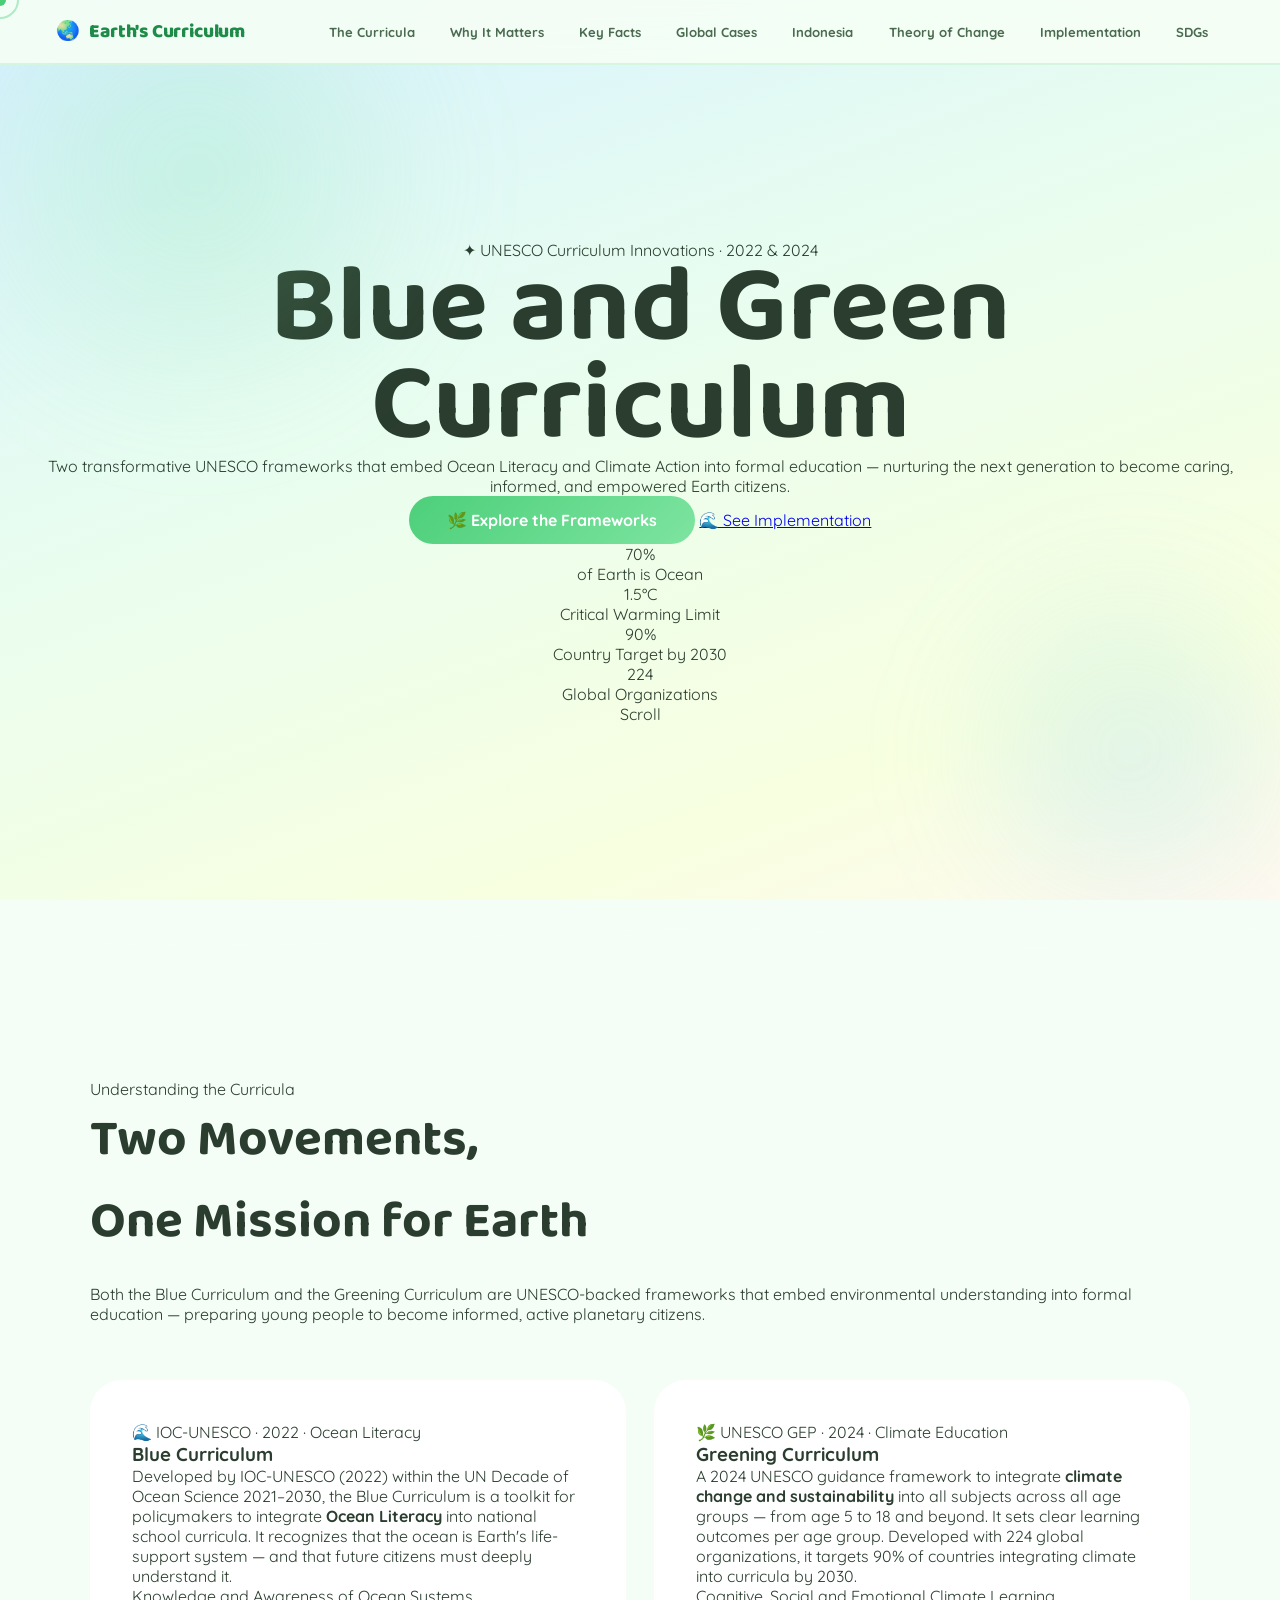
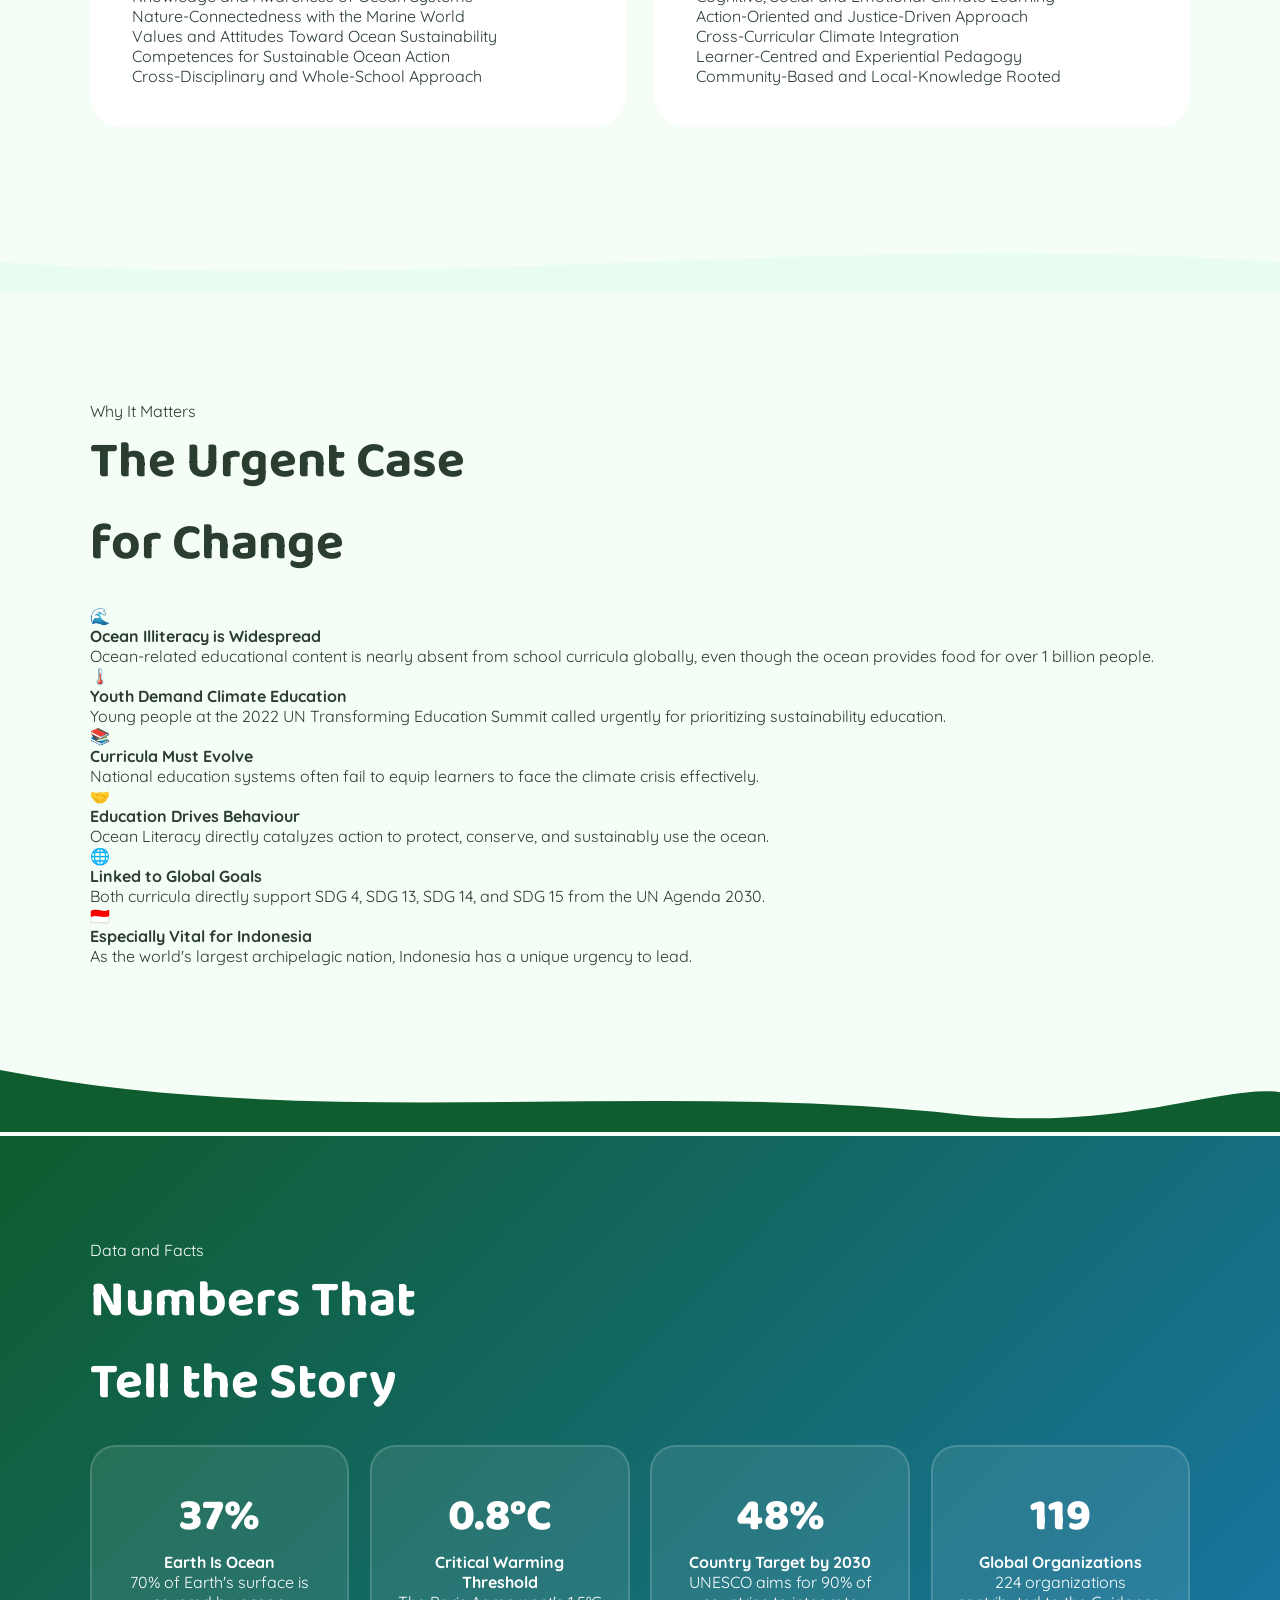
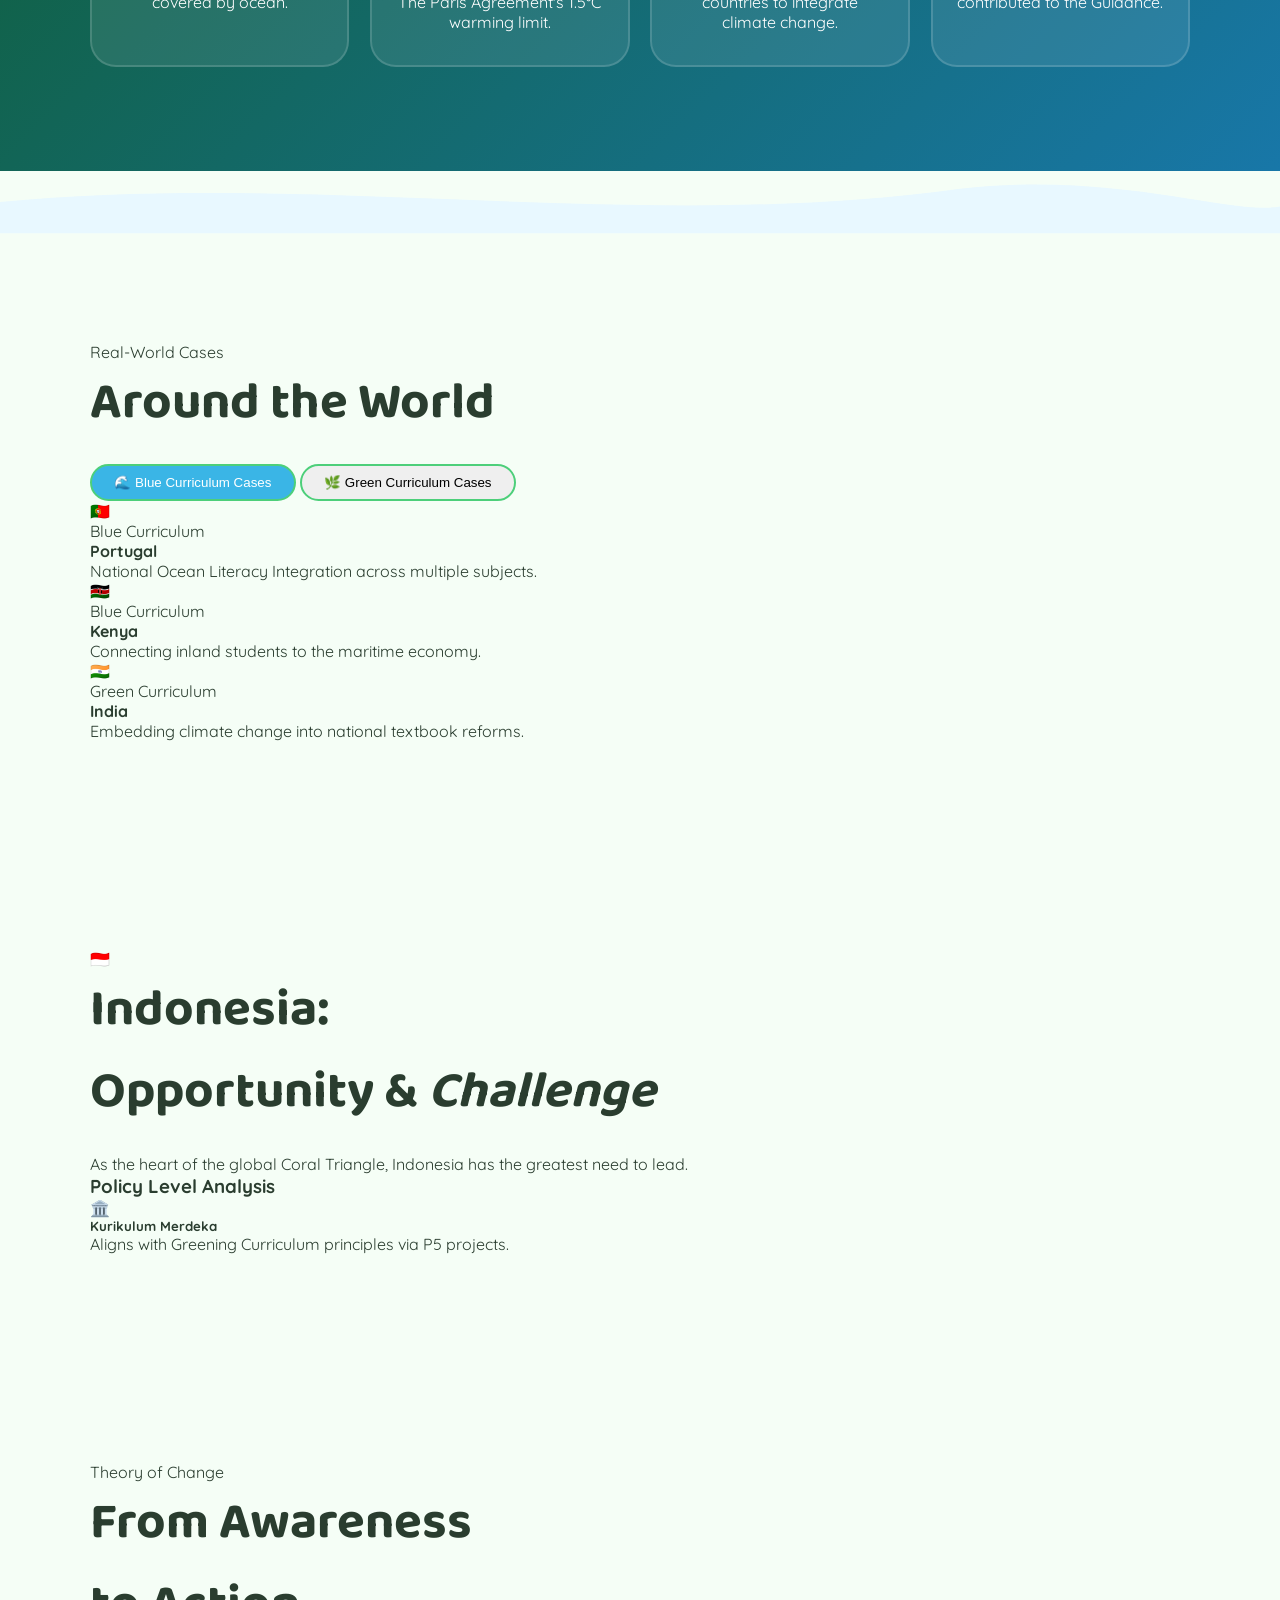
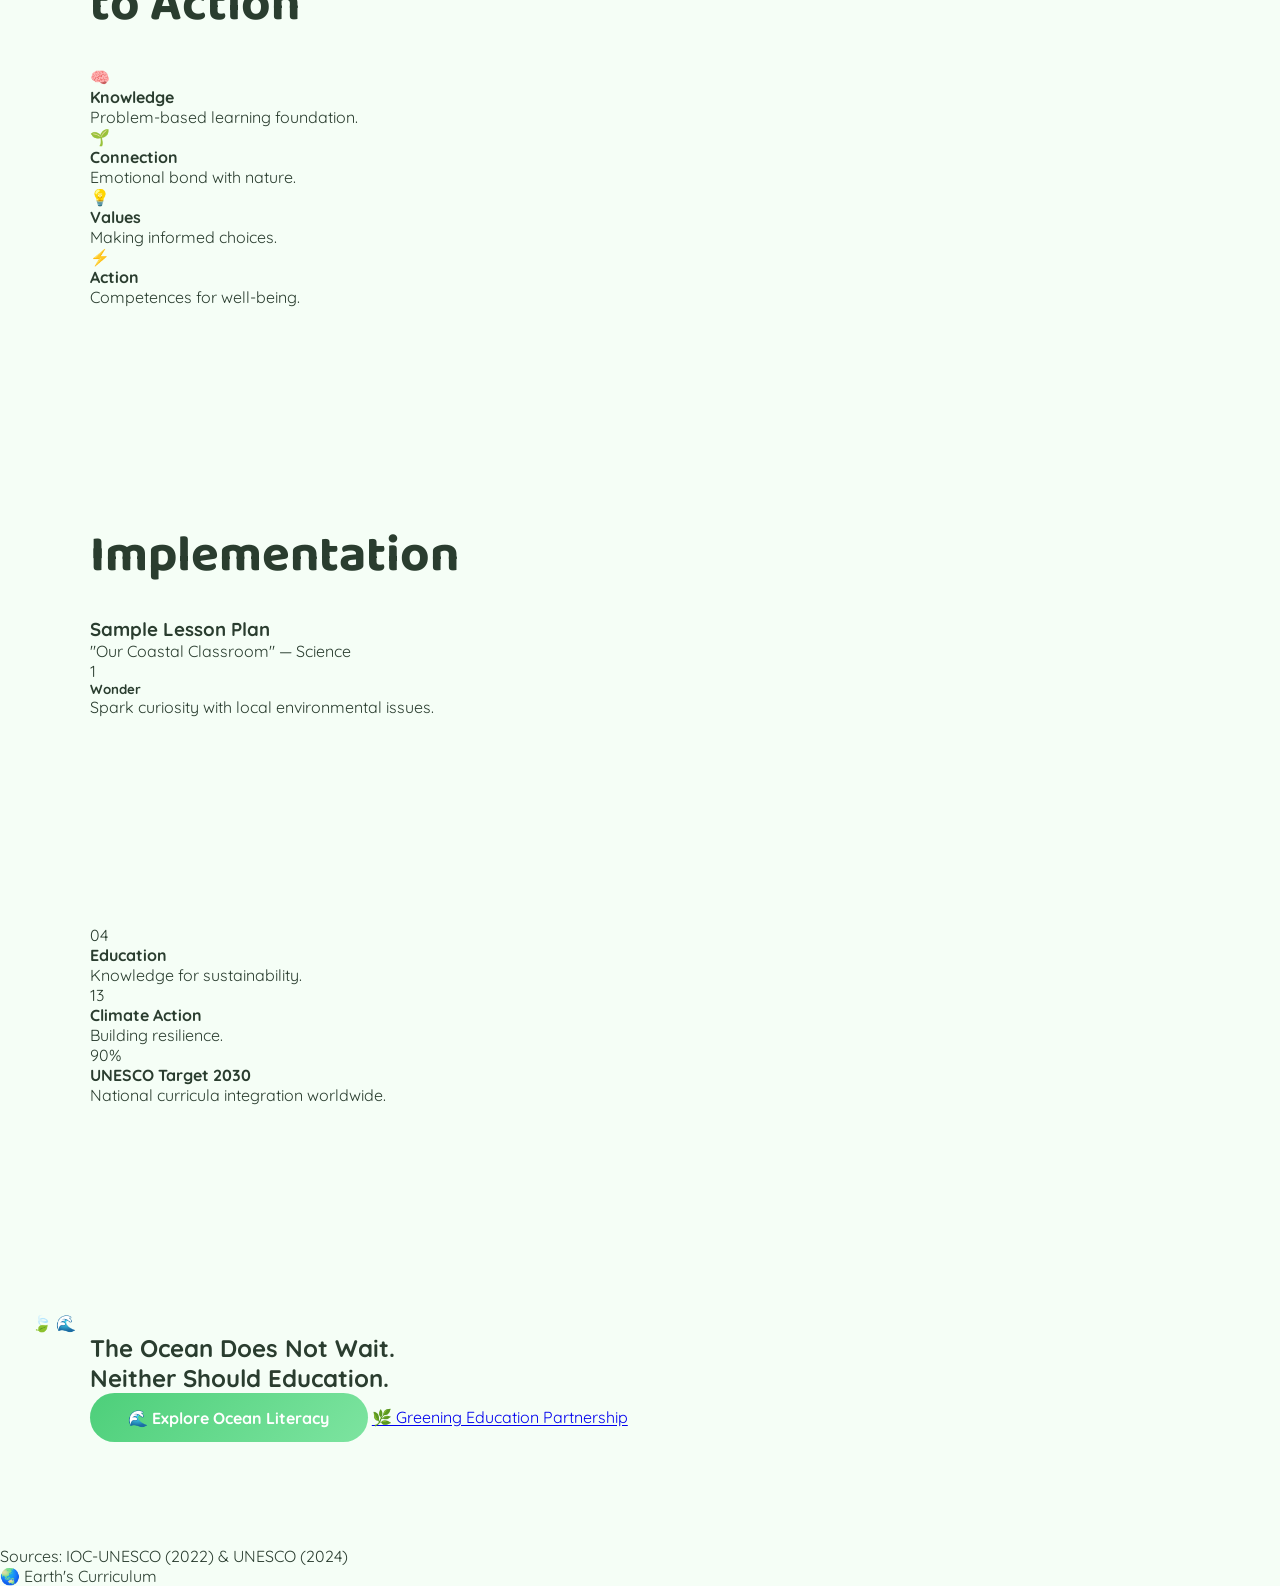
<file: index.html>
<!DOCTYPE html>
<html lang="en">
<head>
    <meta charset="UTF-8">
    <meta name="viewport" content="width=device-width, initial-scale=1.0">
    <title>Earth's Curriculum — Blue & Green Education</title>
    <link href="https://fonts.googleapis.com/css2?family=Nunito:ital,wght@0,400;0,600;0,700;0,800;0,900;1,700&family=Baloo+2:wght@400;600;700;800&family=Quicksand:wght@400;500;600;700&display=swap" rel="stylesheet">
    <link rel="stylesheet" href="style.css">
</head>
<body>

<div class="prog" id="prog"></div>
<div class="cursor" id="cur"></div>
<div class="cursor-ring" id="curR"></div>

<nav>
  <a href="#hero" class="nav-logo"><span class="logo-icon">🌏</span> Earth's Curriculum</a>
  <div class="nav-links">
    <a href="#what">The Curricula</a>
    <a href="#why">Why It Matters</a>
    <a href="#data">Key Facts</a>
    <a href="#cases">Global Cases</a>
    <a href="#indonesia">Indonesia</a>
    <a href="#toc">Theory of Change</a>
    <a href="#implement">Implementation</a>
    <a href="#sdg">SDGs</a>
  </div>
</nav>

<section class="hero" id="hero">
  <div class="hero-bg">
    <div class="hblob hb1"></div>
    <div class="hblob hb2"></div>
    <div class="hblob hb3"></div>
    <div class="hblob hb4"></div>
  </div>
  <div id="sparkleContainer"></div>

  <div class="hero-content">
    <div class="hero-badge"><span class="badge-star">✦</span> UNESCO Curriculum Innovations · 2022 &amp; 2024</div>
    <h1 class="hero-title">
      <span class="t-blue">Blue</span>
      <span class="t-and">and</span>
      <span class="t-green">Green</span>
      Curriculum
    </h1>
    <p class="hero-sub">Two transformative UNESCO frameworks that embed Ocean Literacy and Climate Action into formal education — nurturing the next generation to become caring, informed, and empowered Earth citizens.</p>
    <div class="hero-cta">
      <a href="#what" class="btn-primary">🌿 Explore the Frameworks</a>
      <a href="#implement" class="btn-secondary">🌊 See Implementation</a>
    </div>
    <div class="hero-stats">
      <div class="hstat"><div class="hstat-num ocean-num">70%</div><div class="hstat-lbl">of Earth is Ocean</div></div>
      <div class="hstat"><div class="hstat-num">1.5°C</div><div class="hstat-lbl">Critical Warming Limit</div></div>
      <div class="hstat"><div class="hstat-num ocean-num">90%</div><div class="hstat-lbl">Country Target by 2030</div></div>
      <div class="hstat"><div class="hstat-num">224</div><div class="hstat-lbl">Global Organizations</div></div>
    </div>
  </div>
  <div class="scroll-hint"><span>Scroll</span><div class="scroll-line"></div></div>
</section>

<div class="wave-div"><svg viewBox="0 0 1440 80" preserveAspectRatio="none" xmlns="http://www.w3.org/2000/svg"><path d="M0,40 C360,80 720,0 1080,50 C1260,70 1380,20 1440,35 L1440,80 L0,80Z" fill="#f5fef6"/></svg></div>

<section id="what">
  <div class="container">
    <span class="sec-tag rev">Understanding the Curricula</span>
    <h2 class="sec-title rev d1">Two Movements,<br>One Mission for Earth</h2>
    <p class="sec-lead rev d2">Both the Blue Curriculum and the Greening Curriculum are UNESCO-backed frameworks that embed environmental understanding into formal education — preparing young people to become informed, active planetary citizens.</p>
    <div class="curr-grid">
      <div class="curr-card blue-card rev-l">
        <div class="card-glow"></div>
        <span class="card-icon">🌊</span>
        <span class="card-tag">IOC-UNESCO · 2022 · Ocean Literacy</span>
        <h3>Blue Curriculum</h3>
        <p>Developed by IOC-UNESCO (2022) within the UN Decade of Ocean Science 2021–2030, the Blue Curriculum is a toolkit for policymakers to integrate <strong>Ocean Literacy</strong> into national school curricula. It recognizes that the ocean is Earth's life-support system — and that future citizens must deeply understand it.</p>
        <div class="pillar-list">
          <div class="pillar-item"><span class="pdot pd-blue"></span>Knowledge and Awareness of Ocean Systems</div>
          <div class="pillar-item"><span class="pdot pd-blue"></span>Nature-Connectedness with the Marine World</div>
          <div class="pillar-item"><span class="pdot pd-blue"></span>Values and Attitudes Toward Ocean Sustainability</div>
          <div class="pillar-item"><span class="pdot pd-blue"></span>Competences for Sustainable Ocean Action</div>
          <div class="pillar-item"><span class="pdot pd-blue"></span>Cross-Disciplinary and Whole-School Approach</div>
        </div>
      </div>
      <div class="curr-card green-card rev-r">
        <div class="card-glow"></div>
        <span class="card-icon">🌿</span>
        <span class="card-tag">UNESCO GEP · 2024 · Climate Education</span>
        <h3>Greening Curriculum</h3>
        <p>A 2024 UNESCO guidance framework to integrate <strong>climate change and sustainability</strong> into all subjects across all age groups — from age 5 to 18 and beyond. It sets clear learning outcomes per age group. Developed with 224 global organizations, it targets 90% of countries integrating climate into curricula by 2030.</p>
        <div class="pillar-list">
          <div class="pillar-item"><span class="pdot pd-green"></span>Cognitive, Social and Emotional Climate Learning</div>
          <div class="pillar-item"><span class="pdot pd-green"></span>Action-Oriented and Justice-Driven Approach</div>
          <div class="pillar-item"><span class="pdot pd-green"></span>Cross-Curricular Climate Integration</div>
          <div class="pillar-item"><span class="pdot pd-green"></span>Learner-Centred and Experiential Pedagogy</div>
          <div class="pillar-item"><span class="pdot pd-green"></span>Community-Based and Local-Knowledge Rooted</div>
        </div>
      </div>
    </div>
  </div>
</section>

<div class="wave-div"><svg viewBox="0 0 1440 70" preserveAspectRatio="none" xmlns="http://www.w3.org/2000/svg"><path d="M0,35 C480,70 960,0 1440,35 L1440,70 L0,70Z" fill="#e8fdf0"/></svg></div>

<section id="why">
  <div class="container">
    <span class="sec-tag rev">Why It Matters</span>
    <h2 class="sec-title rev d1">The Urgent Case<br>for Change</h2>
    <div class="why-grid">
      <div class="why-card rev d1"><div class="why-icon">🌊</div><h4>Ocean Illiteracy is Widespread</h4><p>Ocean-related educational content is nearly absent from school curricula globally, even though the ocean provides food for over 1 billion people.</p></div>
      <div class="why-card rev d2"><div class="why-icon">🌡️</div><h4>Youth Demand Climate Education</h4><p>Young people at the 2022 UN Transforming Education Summit called urgently for prioritizing sustainability education.</p></div>
      <div class="why-card rev d3"><div class="why-icon">📚</div><h4>Curricula Must Evolve</h4><p>National education systems often fail to equip learners to face the climate crisis effectively.</p></div>
      <div class="why-card rev d1"><div class="why-icon">🤝</div><h4>Education Drives Behaviour</h4><p>Ocean Literacy directly catalyzes action to protect, conserve, and sustainably use the ocean.</p></div>
      <div class="why-card rev d2"><div class="why-icon">🌐</div><h4>Linked to Global Goals</h4><p>Both curricula directly support SDG 4, SDG 13, SDG 14, and SDG 15 from the UN Agenda 2030.</p></div>
      <div class="why-card rev d3"><div class="why-icon">🇮🇩</div><h4>Especially Vital for Indonesia</h4><p>As the world's largest archipelagic nation, Indonesia has a unique urgency to lead.</p></div>
    </div>
  </div>
</section>

<div class="wave-div"><svg viewBox="0 0 1440 70" preserveAspectRatio="none" xmlns="http://www.w3.org/2000/svg"><path d="M0,0 C360,70 720,10 1080,50 C1260,70 1380,15 1440,25 L1440,70 L0,70Z" fill="#0f5c2e"/></svg></div>

<section id="data">
  <div class="container" style="position:relative;z-index:1">
    <span class="sec-tag rev">Data and Facts</span>
    <h2 class="sec-title rev d1">Numbers That<br>Tell the Story</h2>
    <div class="data-grid">
      <div class="data-card rev d1">
        <div class="deco-arc"></div>
        <div class="counter" data-target="70" data-suffix="%">0%</div>
        <h4>Earth Is Ocean</h4>
        <p>70% of Earth's surface is covered by ocean.</p>
      </div>
      <div class="data-card rev d2">
        <div class="deco-arc"></div>
        <div class="counter" data-target="1.5" data-suffix="°C">0°C</div>
        <h4>Critical Warming Threshold</h4>
        <p>The Paris Agreement's 1.5°C warming limit.</p>
      </div>
      <div class="data-card rev d3">
        <div class="deco-arc"></div>
        <div class="counter" data-target="90" data-suffix="%">0%</div>
        <h4>Country Target by 2030</h4>
        <p>UNESCO aims for 90% of countries to integrate climate change.</p>
      </div>
      <div class="data-card rev d4">
        <div class="deco-arc"></div>
        <div class="counter" data-target="224" data-suffix="">0</div>
        <h4>Global Organizations</h4>
        <p>224 organizations contributed to the Guidance.</p>
      </div>
    </div>
  </div>
</section>

<div class="wave-div"><svg viewBox="0 0 1440 70" preserveAspectRatio="none" xmlns="http://www.w3.org/2000/svg"><path d="M0,35 C360,0 720,70 1080,20 C1260,0 1380,50 1440,40 L1440,70 L0,70Z" fill="#e8f8ff"/></svg></div>

<section id="cases">
  <div class="container">
    <span class="sec-tag rev">Real-World Cases</span>
    <h2 class="sec-title rev d1">Around the World</h2>
    <div class="tab-row rev d3">
      <button class="tab-btn active-blue" id="tabBlue" onclick="switchCase('blue',this)">🌊 Blue Curriculum Cases</button>
      <button class="tab-btn" id="tabGreen" onclick="switchCase('green',this)">🌿 Green Curriculum Cases</button>
    </div>
    <div class="case-grid active" id="grid-blue">
      <div class="case-card rev d1">
        <div class="case-top"><div class="case-flag">🇵🇹</div><span class="case-type ct-blue">Blue Curriculum</span></div>
        <h4>Portugal</h4>
        <p>National Ocean Literacy Integration across multiple subjects.</p>
      </div>
      <div class="case-card rev d2">
        <div class="case-top"><div class="case-flag">🇰🇪</div><span class="case-type ct-blue">Blue Curriculum</span></div>
        <h4>Kenya</h4>
        <p>Connecting inland students to the maritime economy.</p>
      </div>
    </div>
    <div class="case-grid" id="grid-green">
      <div class="case-card rev d1">
        <div class="case-top"><div class="case-flag">🇮🇳</div><span class="case-type ct-green">Green Curriculum</span></div>
        <h4>India</h4>
        <p>Embedding climate change into national textbook reforms.</p>
      </div>
    </div>
  </div>
</section>

<section id="indonesia">
  <div class="container">
    <div class="indo-layout">
      <div class="indo-left rev-l">
        <span class="big-emoji">🇮🇩</span>
        <h2 class="sec-title">Indonesia:<br>Opportunity &amp; <em>Challenge</em></h2>
        <p>As the heart of the global Coral Triangle, Indonesia has the greatest need to lead.</p>
      </div>
      <div class="indo-cards rev-r">
        <div class="indo-card ic-policy">
          <h3>Policy Level Analysis</h3>
          <div class="indo-item">
            <div class="ii-icon">🏛️</div>
            <div class="ii-body"><h5>Kurikulum Merdeka</h5><p>Aligns with Greening Curriculum principles via P5 projects.</p></div>
          </div>
        </div>
      </div>
    </div>
  </div>
</section>

<section id="toc">
  <div class="container">
    <span class="sec-tag rev">Theory of Change</span>
    <h2 class="sec-title rev d1">From Awareness<br>to Action</h2>
    <div class="toc-grid">
      <div class="toc-connector"></div>
      <div class="toc-item rev d1">
        <div class="toc-orb to1">🧠</div>
        <h4>Knowledge</h4>
        <p>Problem-based learning foundation.</p>
      </div>
      <div class="toc-item rev d2">
        <div class="toc-orb to2">🌱</div>
        <h4>Connection</h4>
        <p>Emotional bond with nature.</p>
      </div>
      <div class="toc-item rev d3">
        <div class="toc-orb to3">💡</div>
        <h4>Values</h4>
        <p>Making informed choices.</p>
      </div>
      <div class="toc-item rev d4">
        <div class="toc-orb to4">⚡</div>
        <h4>Action</h4>
        <p>Competences for well-being.</p>
      </div>
    </div>
  </div>
</section>

<section id="implement">
  <div class="container">
    <h2 class="sec-title rev d1">Implementation</h2>
    <div class="impl-grid">
      <div class="lesson-box rev-l">
        <h3>Sample Lesson Plan</h3>
        <div class="lesson-meta">"Our Coastal Classroom" — Science</div>
        <div class="ls-step">
          <div class="ls-num">1</div>
          <div class="ls-body"><h5>Wonder</h5><p>Spark curiosity with local environmental issues.</p></div>
        </div>
      </div>
    </div>
  </div>
</section>

<section id="sdg">
  <div class="container">
    <div class="sdg-grid">
      <div class="sdg-card sdg-4 rev d1"><div class="sdg-num">04</div><h4>Education</h4><p>Knowledge for sustainability.</p></div>
      <div class="sdg-card sdg-13 rev d2"><div class="sdg-num">13</div><h4>Climate Action</h4><p>Building resilience.</p></div>
    </div>
    <div class="target-box rev">
      <div class="tb-num">90%</div>
      <div class="tb-body">
        <h4>UNESCO Target 2030</h4>
        <p>National curricula integration worldwide.</p>
      </div>
    </div>
  </div>
</section>

<section id="cta">
  <div class="cta-deco">
    <span style="top:5%;left:8%">🍃</span>
    <span style="top:50%;left:48%">🌊</span>
  </div>
  <div class="container">
    <h2 class="cta-title rev">The Ocean Does Not Wait.<br><span>Neither Should Education.</span></h2>
    <div class="cta-btns rev d2">
      <a href="https://oceanliteracy.unesco.org" class="btn-primary" target="_blank">🌊 Explore Ocean Literacy</a>
      <a href="https://www.unesco.org/en/education/greening-education-partnership" class="btn-secondary" target="_blank">🌿 Greening Education Partnership</a>
    </div>
  </div>
</section>

<footer>
  <div class="foot-ref">
    <p>Sources: IOC-UNESCO (2022) & UNESCO (2024)</p>
  </div>
  <div class="foot-brand">
    <div class="foot-logo">🌏 Earth's Curriculum</div>
  </div>
</footer>

<a href="#hero" class="back-top" id="backTop">↑</a>

<script src="script.js"></script>
</body>
</html>
</file>
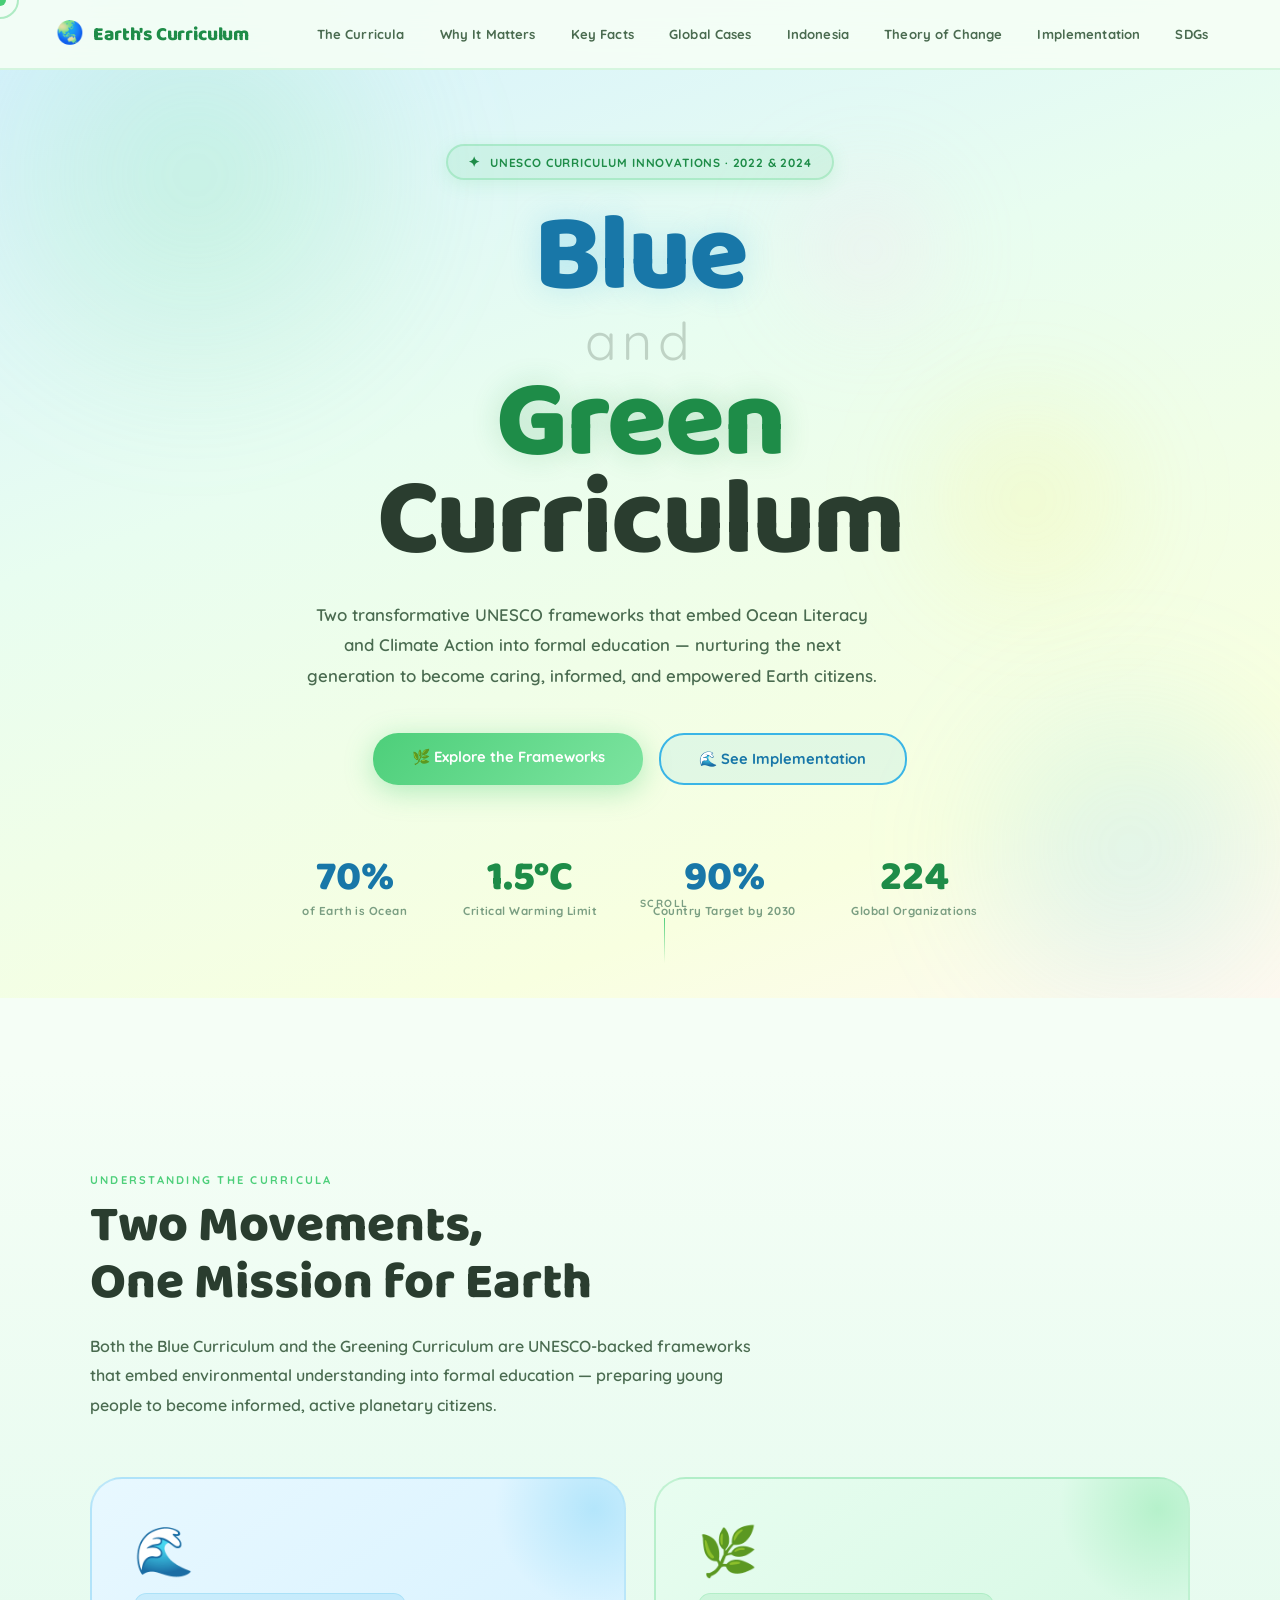
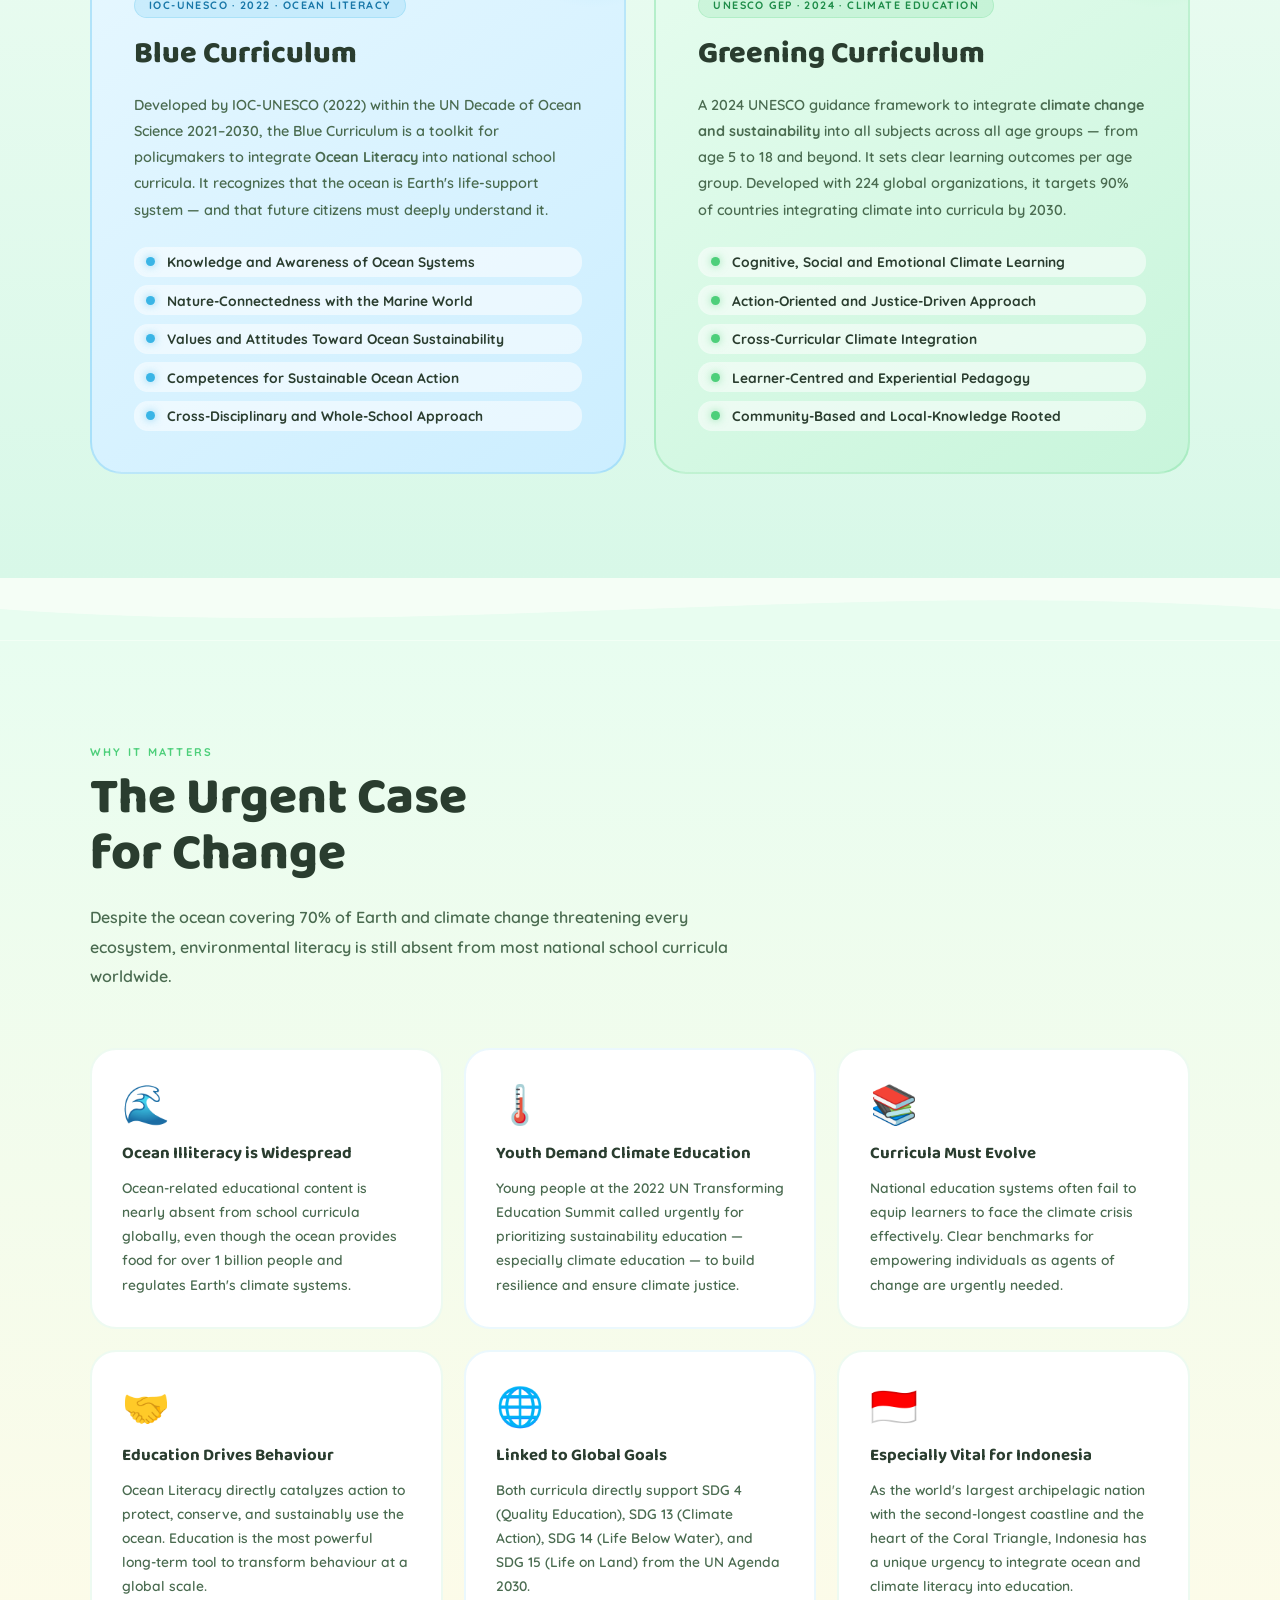
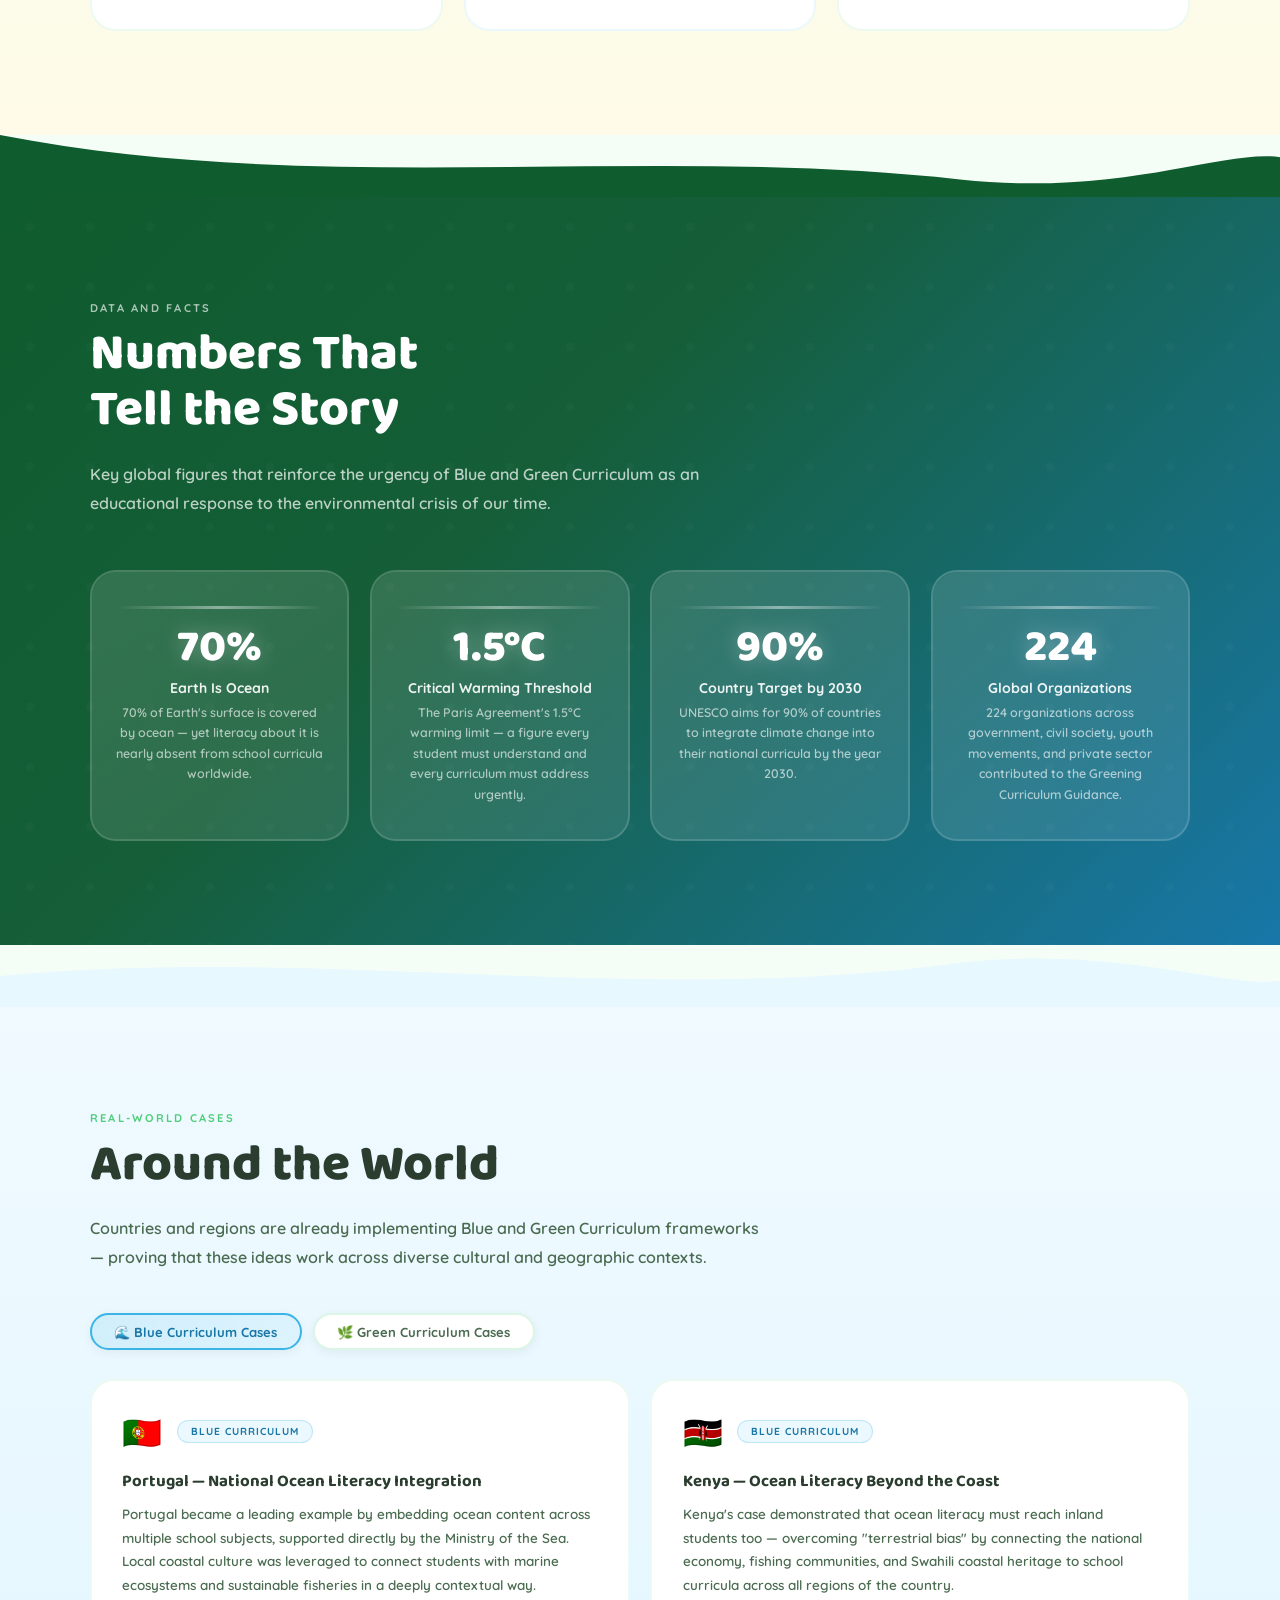
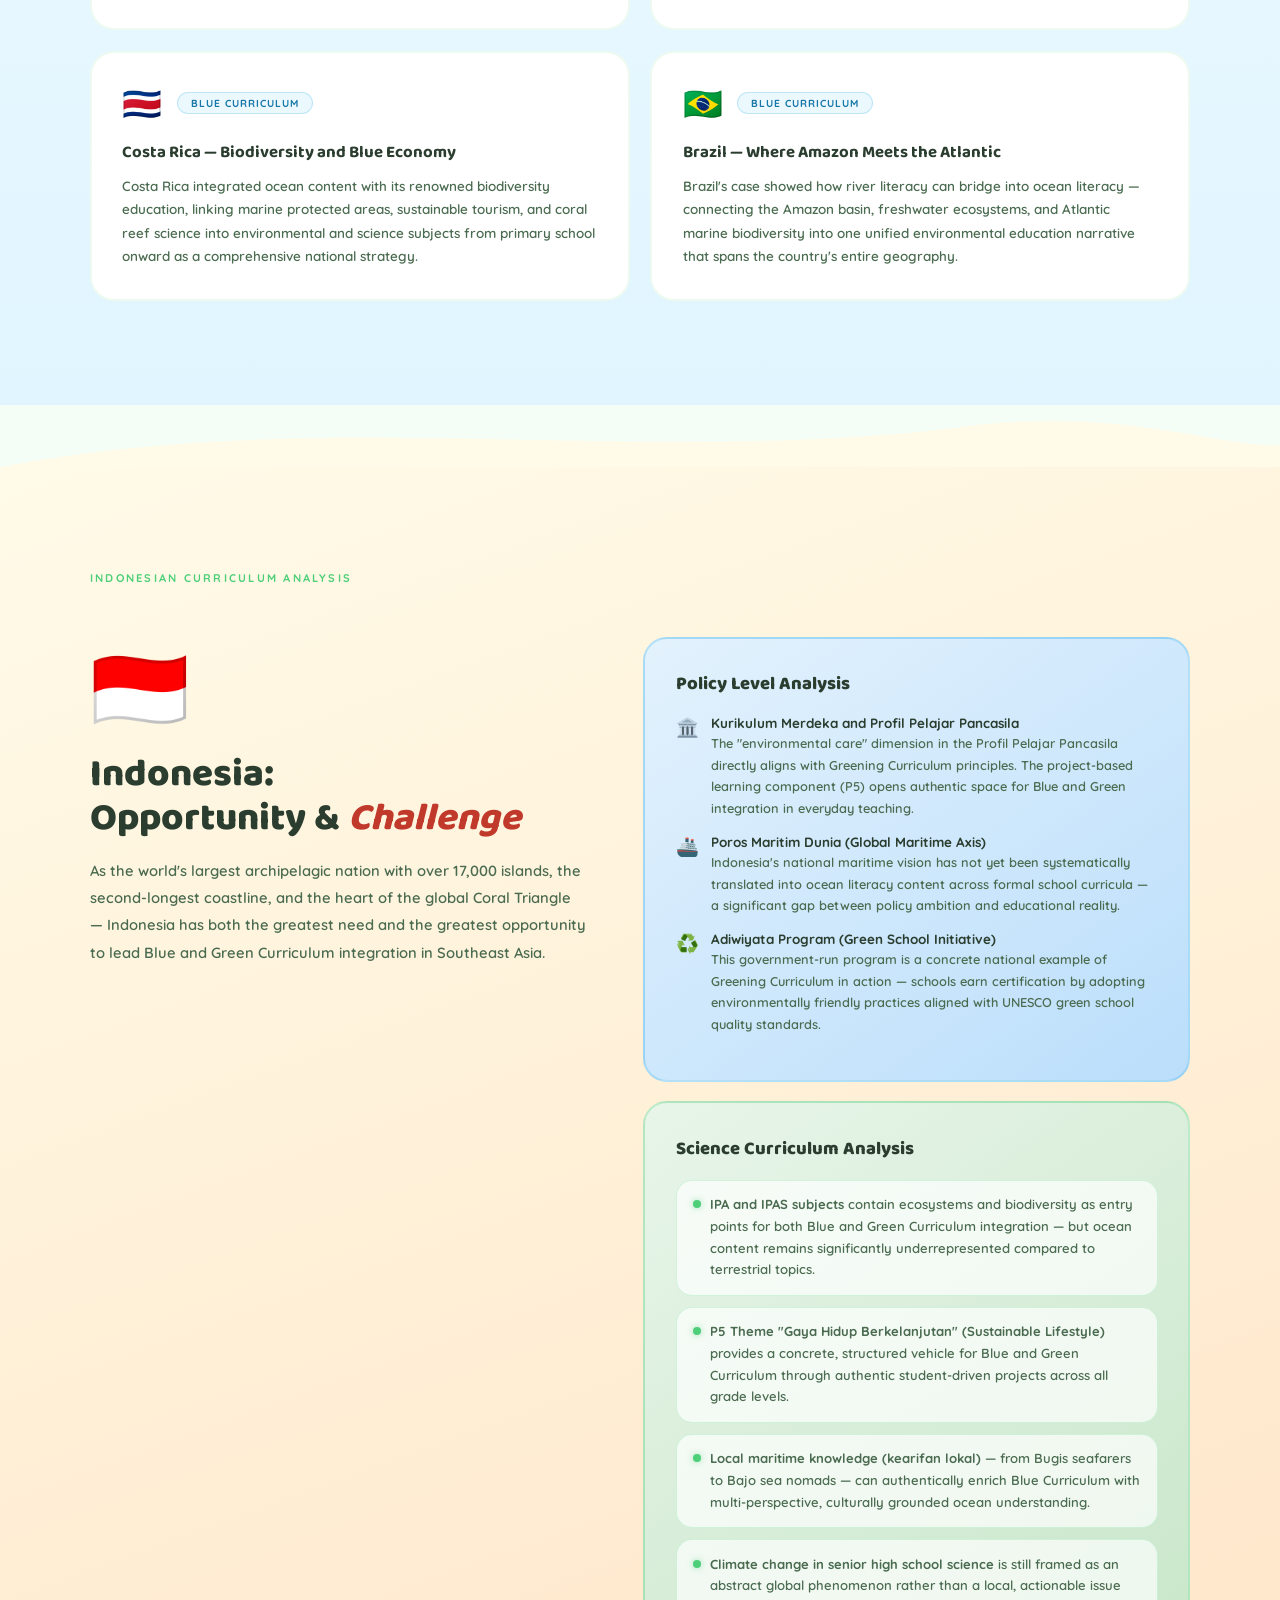
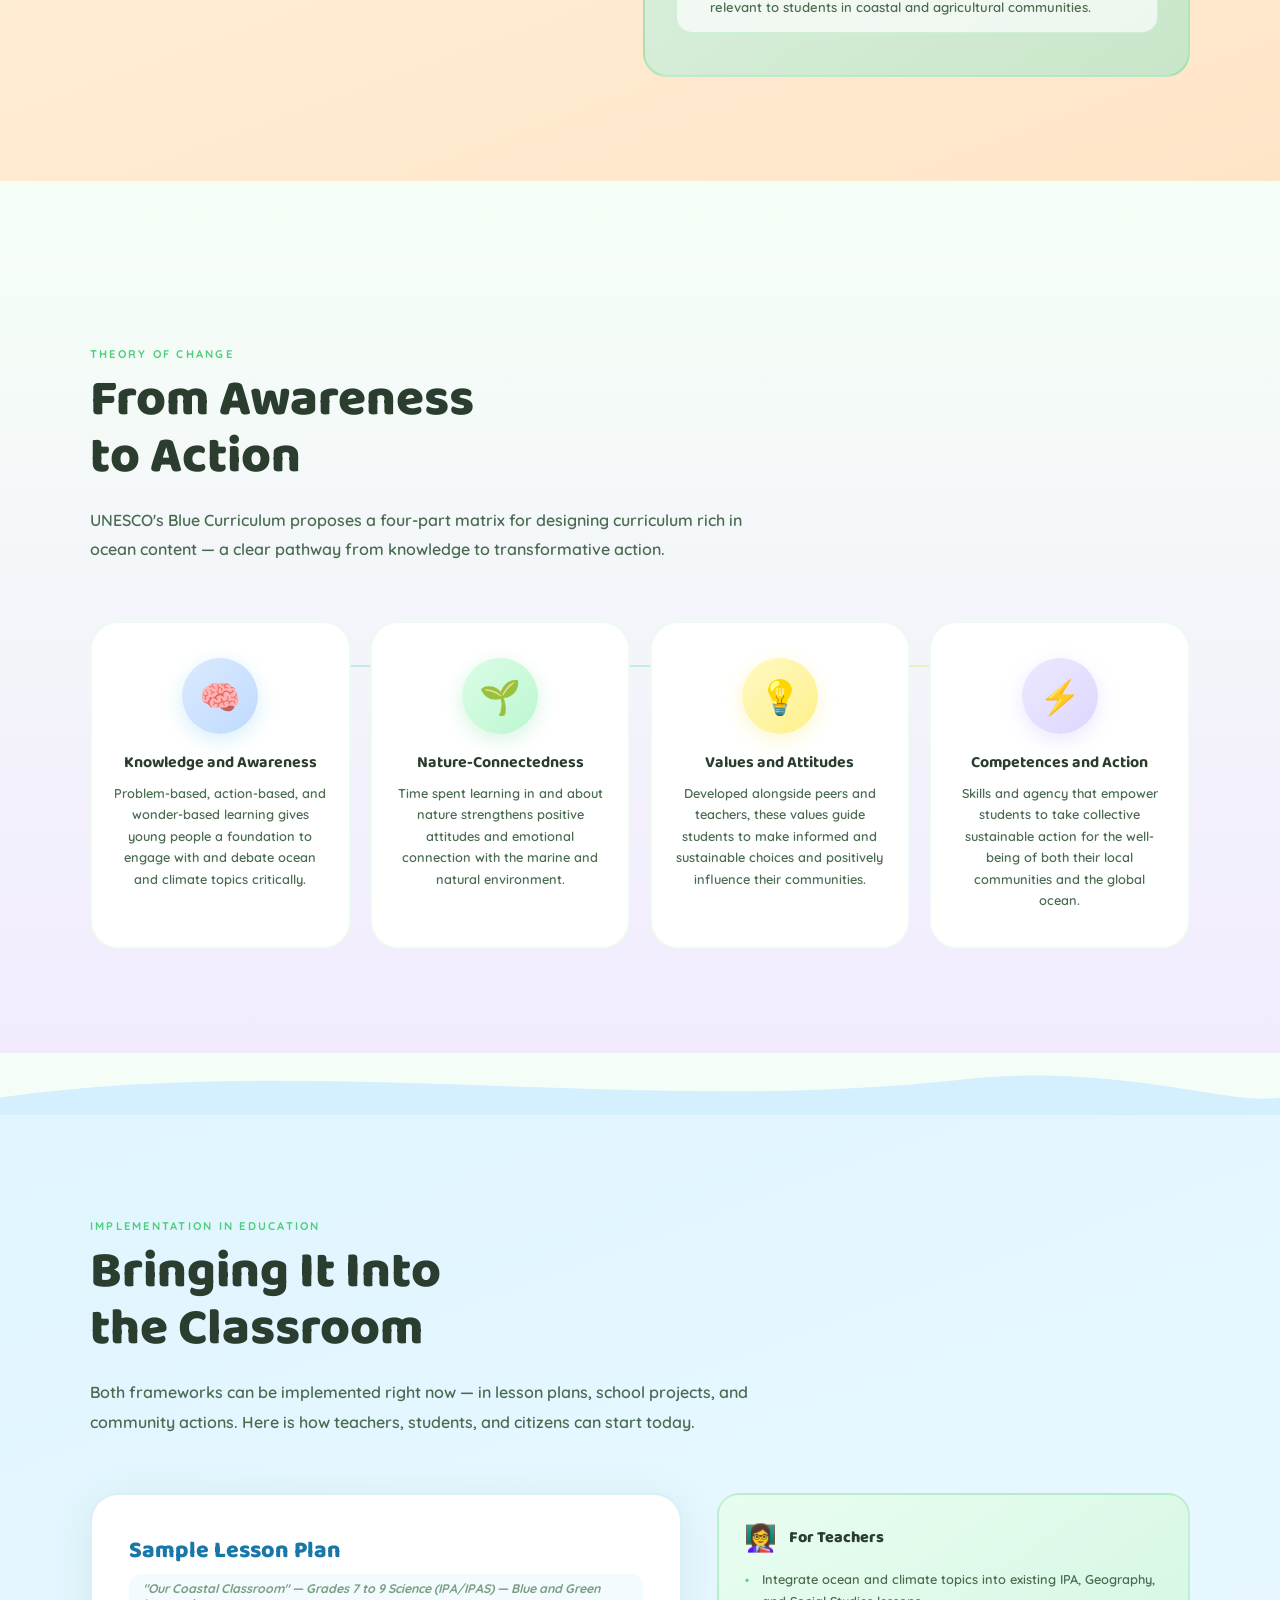
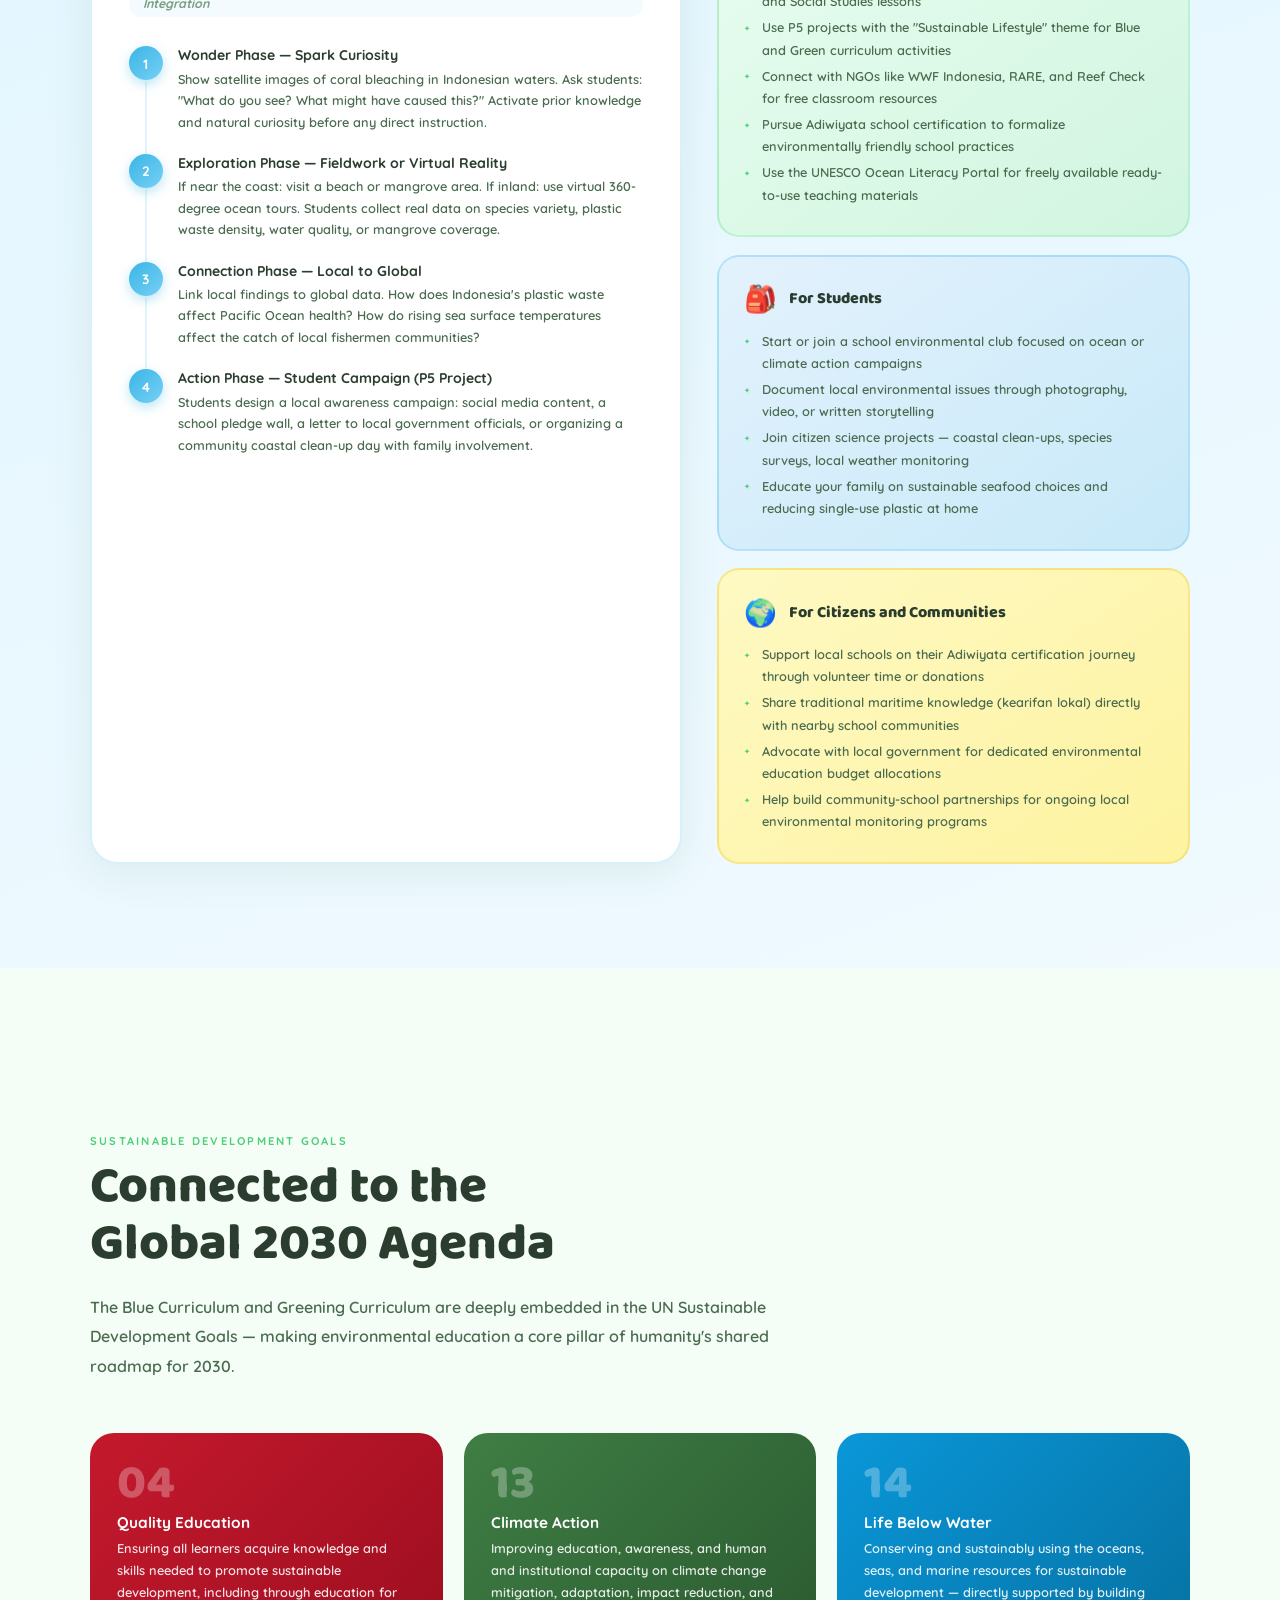
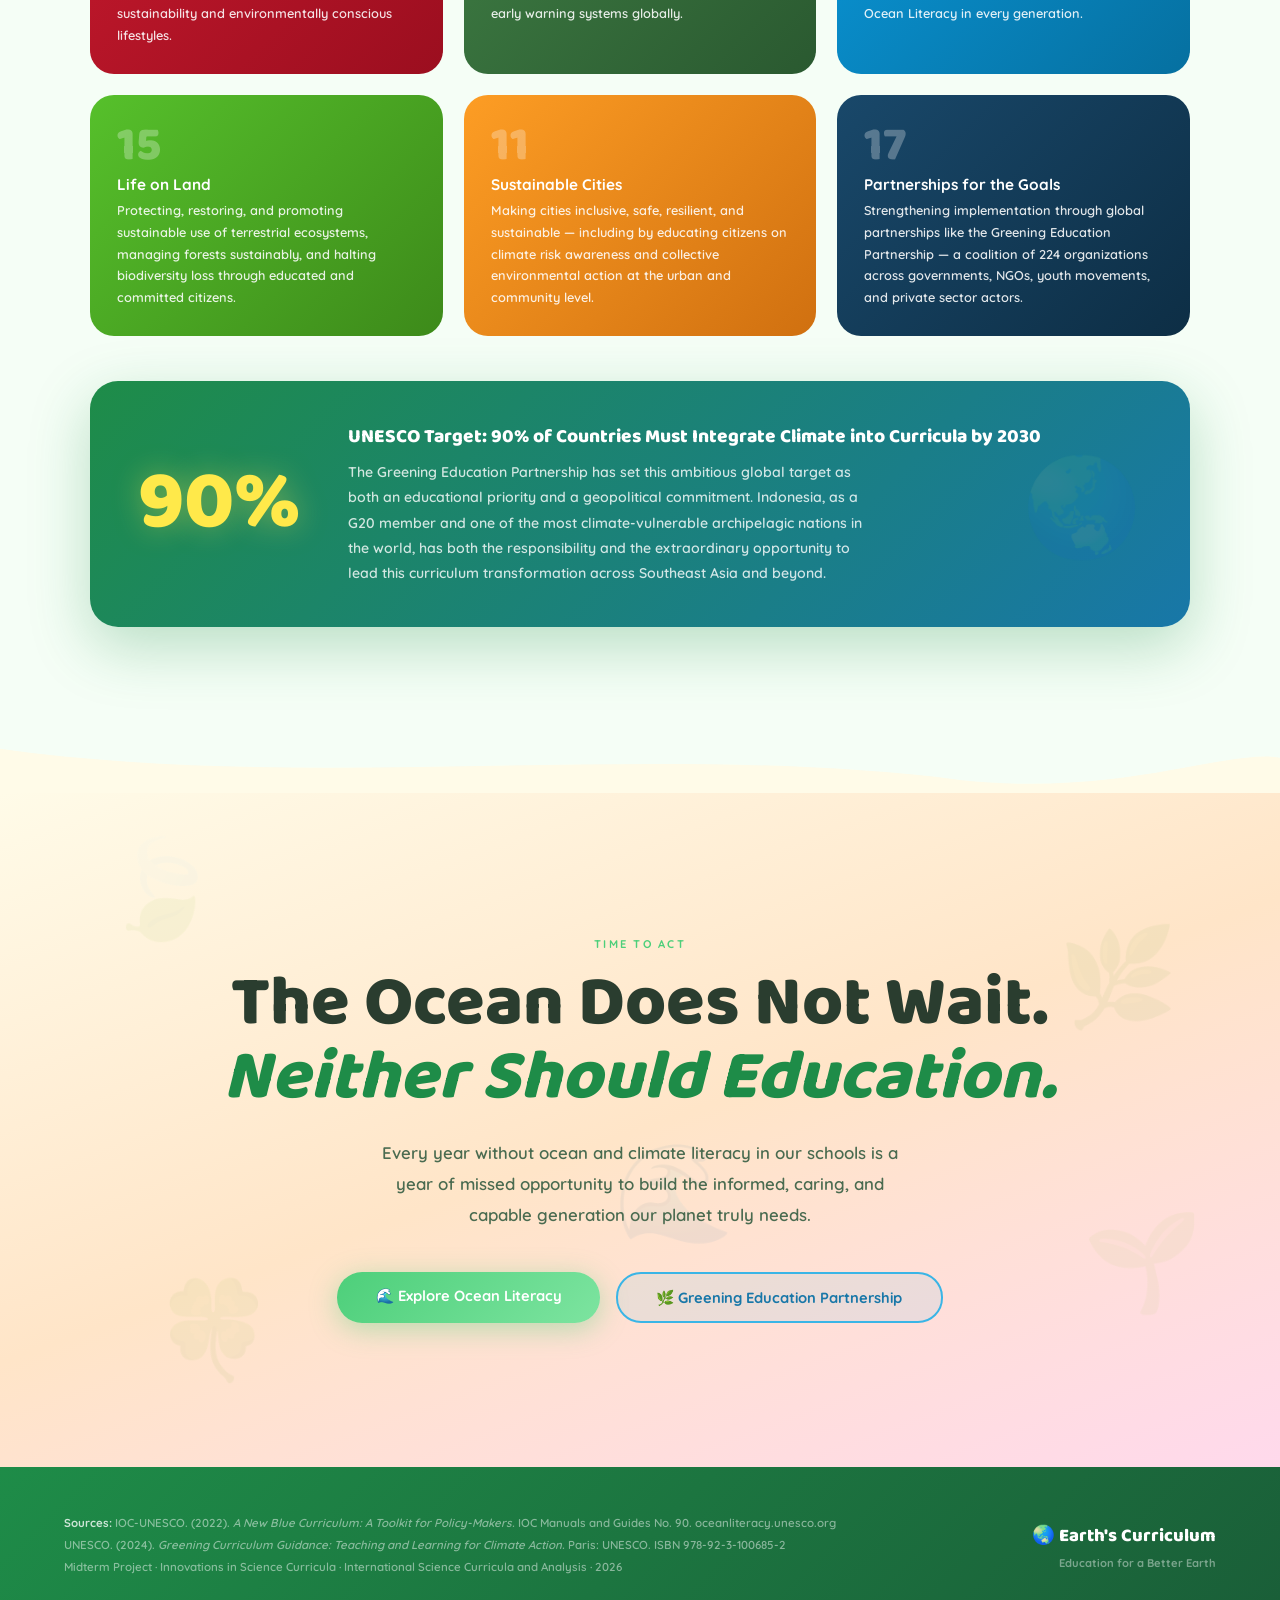
<file: blue_green_campaign (1).html>
<!DOCTYPE html>
<html lang="en">
<head>
<meta charset="UTF-8">
<meta name="viewport" content="width=device-width, initial-scale=1.0">
<title>Earth's Curriculum — Blue & Green Education</title>
<link href="https://fonts.googleapis.com/css2?family=Nunito:ital,wght@0,400;0,600;0,700;0,800;0,900;1,700&family=Baloo+2:wght@400;600;700;800&family=Quicksand:wght@400;500;600;700&display=swap" rel="stylesheet">
<style>
:root{
  --sky:#c8eeff;
  --sky2:#e0f5ff;
  --sky3:#f0faff;
  --leaf:#4dcf7a;
  --leaf2:#7de4a0;
  --leaf3:#a8f0c0;
  --leaf-dark:#1e8c48;
  --ocean:#3ab5e6;
  --ocean2:#76d0f5;
  --ocean-dark:#1877a8;
  --cream:#f5fef6;
  --warm:#fffbe8;
  --yellow:#ffe94a;
  --yellow2:#fff3a3;
  --peach:#ffe5c8;
  --pink:#ffd9ec;
  --purple:#e8d5ff;
  --lilac:#f2ebff;
  --mint:#d8f8e8;
  --text:#2a3d2f;
  --text2:#4a6b50;
  --text3:#7a9e82;
  --white:#ffffff;
  --glow-green:rgba(77,207,122,.35);
  --glow-blue:rgba(58,181,230,.35);
  --card-shadow:0 8px 40px rgba(60,120,70,.1);
  --card-shadow-hover:0 22px 65px rgba(60,120,70,.2);
}
*{margin:0;padding:0;box-sizing:border-box}
html{scroll-behavior:smooth}
body{font-family:'Quicksand',sans-serif;background:var(--cream);color:var(--text);overflow-x:hidden}

/* ============================
   CUSTOM CURSOR
   ============================ */
.cursor{position:fixed;width:12px;height:12px;background:var(--leaf);border-radius:50%;pointer-events:none;z-index:9999;transform:translate(-50%,-50%);transition:width .2s,height .2s,background .2s;mix-blend-mode:multiply}
.cursor-ring{position:fixed;width:38px;height:38px;border:2px solid rgba(77,207,122,.4);border-radius:50%;pointer-events:none;z-index:9998;transform:translate(-50%,-50%);transition:left .12s ease-out,top .12s ease-out,width .25s,height .25s}
.cursor.hov{width:20px;height:20px;background:var(--ocean)}
.cursor-ring.hov{width:52px;height:52px;border-color:rgba(58,181,230,.5)}

/* ============================
   PROGRESS BAR
   ============================ */
.prog{position:fixed;top:0;left:0;height:3px;background:linear-gradient(90deg,var(--leaf),var(--ocean),var(--yellow));z-index:200;width:0%;border-radius:0 2px 2px 0}

/* ============================
   NAV
   ============================ */
nav{position:fixed;top:0;left:0;right:0;z-index:100;padding:1rem 3.5rem;display:flex;justify-content:space-between;align-items:center;background:rgba(245,254,246,.9);backdrop-filter:blur(20px);border-bottom:2px solid rgba(77,207,122,.18);transition:all .3s}
.nav-logo{font-family:'Baloo 2',cursive;font-size:1.2rem;color:var(--leaf-dark);font-weight:800;display:flex;align-items:center;gap:.6rem;text-decoration:none;letter-spacing:-.01em}
.nav-logo .logo-icon{font-size:1.4rem;animation:logoBounce 3s ease-in-out infinite}
@keyframes logoBounce{0%,100%{transform:translateY(0) rotate(0deg)}30%{transform:translateY(-4px) rotate(-5deg)}60%{transform:translateY(-2px) rotate(3deg)}}
.nav-links{display:flex;gap:.2rem;align-items:center}
.nav-links a{color:var(--text2);text-decoration:none;font-size:.82rem;font-weight:700;padding:.45rem 1rem;border-radius:20px;transition:all .25s;letter-spacing:.01em}
.nav-links a:hover{background:rgba(77,207,122,.15);color:var(--leaf-dark);transform:translateY(-1px)}

/* ============================
   HERO
   ============================ */
.hero{min-height:100vh;background:linear-gradient(160deg,#d4f0ff 0%,#e8fdf0 40%,#f8ffe0 80%,#fff9f0 100%);display:flex;flex-direction:column;justify-content:center;align-items:center;text-align:center;padding:9rem 2rem 5rem;position:relative;overflow:hidden}

/* Dreamy background blobs */
.hero-bg{position:absolute;inset:0;pointer-events:none;z-index:0}
.hblob{position:absolute;border-radius:60% 40% 70% 30% / 40% 60% 30% 70%;filter:blur(45px);animation:blobMorph 12s ease-in-out infinite}
.hb1{width:550px;height:550px;background:radial-gradient(circle,rgba(125,228,160,.25),transparent 70%);top:-100px;left:-80px;animation-delay:0s}
.hb2{width:420px;height:420px;background:radial-gradient(circle,rgba(118,208,245,.22),transparent 70%);bottom:-60px;right:-60px;animation-delay:4s}
.hb3{width:300px;height:300px;background:radial-gradient(circle,rgba(255,233,74,.18),transparent 70%);top:35%;right:8%;animation-delay:7s}
.hb4{width:200px;height:200px;background:radial-gradient(circle,rgba(255,209,236,.3),transparent 70%);top:15%;left:60%;animation-delay:2s}
@keyframes blobMorph{0%,100%{border-radius:60% 40% 70% 30% / 40% 60% 30% 70%;transform:translate(0,0) scale(1)}33%{border-radius:40% 60% 30% 70% / 60% 30% 70% 40%;transform:translate(15px,-20px) scale(1.06)}66%{border-radius:70% 30% 50% 50% / 30% 70% 40% 60%;transform:translate(-10px,12px) scale(.96)}}

/* Floating sparkles & stars */
.sparkle{position:absolute;pointer-events:none;animation:sparkleFly linear infinite;opacity:0}
@keyframes sparkleFly{0%{transform:translateY(110vh) scale(0) rotate(0deg);opacity:0}10%{opacity:.7;transform:translateY(90vh) scale(.8) rotate(60deg)}80%{opacity:.5}100%{transform:translateY(-10vh) scale(1.1) rotate(360deg);opacity:0}}

.hero-content{position:relative;z-index:2}
.hero-badge{display:inline-flex;align-items:center;gap:.55rem;background:rgba(77,207,122,.12);border:2px solid rgba(77,207,122,.28);border-radius:25px;padding:.45rem 1.3rem;font-size:.74rem;font-weight:800;color:var(--leaf-dark);letter-spacing:.07em;text-transform:uppercase;margin-bottom:1.8rem;animation:fadeSlideUp .7s .1s both;box-shadow:0 4px 18px rgba(77,207,122,.15)}
.hero-badge .badge-star{font-size:.9rem;animation:starSpin 3s linear infinite}
@keyframes starSpin{from{transform:rotate(0deg)}to{transform:rotate(360deg)}}

h1.hero-title{font-family:'Baloo 2',cursive;font-size:clamp(3.2rem,8.5vw,8rem);font-weight:800;line-height:.9;letter-spacing:-2px;animation:fadeSlideUp .8s .25s both}
.hero-title .t-blue{color:var(--ocean-dark);display:block;text-shadow:0 0 30px rgba(58,181,230,.25)}
.hero-title .t-and{font-weight:400;color:rgba(44,62,45,.22);display:block;font-size:.48em;line-height:1.3;font-family:'Quicksand',sans-serif;letter-spacing:.1em}
.hero-title .t-green{color:var(--leaf-dark);display:block;text-shadow:0 0 30px rgba(30,140,72,.2)}

.hero-sub{margin-top:1.8rem;max-width:580px;font-size:1.05rem;color:var(--text2);line-height:1.82;animation:fadeSlideUp .8s .4s both;font-weight:600}

.hero-cta{margin-top:2.6rem;display:flex;gap:1rem;flex-wrap:wrap;justify-content:center;animation:fadeSlideUp .8s .55s both}
.btn-primary{background:linear-gradient(135deg,var(--leaf),var(--leaf2));color:#fff;padding:.9rem 2.4rem;border-radius:25px;text-decoration:none;font-weight:800;font-size:.92rem;transition:transform .25s,box-shadow .25s;box-shadow:0 6px 28px rgba(77,207,122,.4);font-family:'Quicksand',sans-serif}
.btn-primary:hover{transform:translateY(-4px) scale(1.02);box-shadow:0 14px 45px rgba(77,207,122,.5)}
.btn-secondary{background:rgba(58,181,230,.1);border:2.5px solid var(--ocean);color:var(--ocean-dark);padding:.9rem 2.4rem;border-radius:25px;text-decoration:none;font-weight:800;font-size:.92rem;transition:all .25s;font-family:'Quicksand',sans-serif}
.btn-secondary:hover{background:var(--ocean);color:#fff;transform:translateY(-4px);box-shadow:0 12px 38px rgba(58,181,230,.4)}

.hero-stats{display:flex;gap:3.5rem;margin-top:4.5rem;flex-wrap:wrap;justify-content:center;animation:fadeSlideUp .8s .7s both}
.hstat{text-align:center}
.hstat-num{font-family:'Baloo 2',cursive;font-size:2.6rem;font-weight:800;line-height:1;color:var(--leaf-dark)}
.hstat-num.ocean-num{color:var(--ocean-dark)}
.hstat-lbl{font-size:.72rem;color:var(--text3);margin-top:.3rem;font-weight:700;letter-spacing:.04em}

.scroll-hint{position:absolute;bottom:2.2rem;left:50%;transform:translateX(-50%);display:flex;flex-direction:column;align-items:center;gap:.5rem;animation:fadeSlideUp .8s 1.1s both}
.scroll-hint span{font-size:.65rem;color:var(--text3);font-weight:700;letter-spacing:.14em;text-transform:uppercase}
.scroll-line{width:1.5px;height:45px;background:linear-gradient(180deg,var(--leaf),transparent);animation:scrollAnim 1.6s ease-in-out infinite}
@keyframes scrollAnim{0%{transform:scaleY(0);transform-origin:top}50%{transform:scaleY(1);transform-origin:top}51%{transform-origin:bottom}100%{transform:scaleY(0);transform-origin:bottom}}
@keyframes fadeSlideUp{from{opacity:0;transform:translateY(28px)}to{opacity:1;transform:translateY(0)}}

/* ============================
   WAVE DIVIDERS
   ============================ */
.wave-div{width:100%;line-height:0;position:relative;z-index:1}
.wave-div svg{display:block;width:100%}

/* ============================
   SECTIONS BASE
   ============================ */
section{padding:6.5rem 2rem;position:relative}
.container{max-width:1100px;margin:0 auto}
.sec-tag{font-size:.7rem;font-weight:800;letter-spacing:.2em;text-transform:uppercase;color:var(--leaf);margin-bottom:.7rem;display:block}
.sec-title{font-family:'Baloo 2',cursive;font-size:clamp(2rem,4.5vw,3.2rem);font-weight:800;line-height:1.1;color:var(--text);margin-bottom:1.3rem}
.sec-lead{font-size:1rem;color:var(--text2);line-height:1.85;max-width:680px;font-weight:600}

/* ============================
   REVEAL ANIMATIONS
   ============================ */
.rev{opacity:0;transform:translateY(35px);transition:opacity .75s ease,transform .75s ease}
.rev.on{opacity:1;transform:translateY(0)}
.rev-l{opacity:0;transform:translateX(-40px);transition:opacity .75s ease,transform .75s ease}
.rev-l.on{opacity:1;transform:translateX(0)}
.rev-r{opacity:0;transform:translateX(40px);transition:opacity .75s ease,transform .75s ease}
.rev-r.on{opacity:1;transform:translateX(0)}
.d1{transition-delay:.1s}.d2{transition-delay:.2s}.d3{transition-delay:.3s}.d4{transition-delay:.4s}.d5{transition-delay:.5s}

/* ============================
   WHAT SECTION
   ============================ */
#what{background:linear-gradient(180deg,var(--cream),var(--mint))}
.curr-grid{display:grid;grid-template-columns:1fr 1fr;gap:1.8rem;margin-top:3.5rem}
.curr-card{border-radius:32px;padding:2.6rem;position:relative;overflow:hidden;transition:transform .35s,box-shadow .35s;border:2.5px solid transparent}
.curr-card:hover{transform:translateY(-10px);box-shadow:var(--card-shadow-hover)}
.curr-card.blue-card{background:linear-gradient(145deg,#e8f8ff,#cceeff);border-color:rgba(58,181,230,.25)}
.curr-card.green-card{background:linear-gradient(145deg,#e8fdf0,#c8f5db);border-color:rgba(77,207,122,.25)}

/* Glowing orb decoration */
.card-glow{position:absolute;width:200px;height:200px;border-radius:50%;top:-70px;right:-70px;opacity:.4;animation:glowPulse 3s ease-in-out infinite}
.blue-card .card-glow{background:radial-gradient(circle,var(--ocean2),transparent 70%)}
.green-card .card-glow{background:radial-gradient(circle,var(--leaf2),transparent 70%)}
@keyframes glowPulse{0%,100%{transform:scale(1);opacity:.35}50%{transform:scale(1.12);opacity:.5}}

.curr-card .card-icon{font-size:3rem;margin-bottom:.8rem;display:block}
.curr-card .card-tag{font-size:.67rem;font-weight:800;letter-spacing:.13em;text-transform:uppercase;margin-bottom:.7rem;padding:.28rem .9rem;border-radius:20px;display:inline-block;border:1.5px solid transparent}
.blue-card .card-tag{background:rgba(58,181,230,.15);color:var(--ocean-dark);border-color:rgba(58,181,230,.2)}
.green-card .card-tag{background:rgba(77,207,122,.15);color:var(--leaf-dark);border-color:rgba(77,207,122,.2)}
.curr-card h3{font-family:'Baloo 2',cursive;font-size:1.9rem;font-weight:800;margin-bottom:.85rem;color:var(--text)}
.curr-card p{font-size:.9rem;color:var(--text2);line-height:1.82;margin-bottom:1.5rem;font-weight:600}

.pillar-list{display:flex;flex-direction:column;gap:.55rem}
.pillar-item{display:flex;align-items:center;gap:.75rem;font-size:.86rem;color:var(--text);font-weight:700;padding:.4rem .8rem;border-radius:14px;background:rgba(255,255,255,.55);transition:background .2s}
.pillar-item:hover{background:rgba(255,255,255,.85)}
.pdot{width:9px;height:9px;border-radius:50%;flex-shrink:0}
.pd-blue{background:var(--ocean);box-shadow:0 0 8px rgba(58,181,230,.6)}
.pd-green{background:var(--leaf);box-shadow:0 0 8px rgba(77,207,122,.6)}

/* ============================
   WHY SECTION
   ============================ */
#why{background:linear-gradient(180deg,#e8fdf0,var(--warm))}
.why-grid{display:grid;grid-template-columns:repeat(3,1fr);gap:1.3rem;margin-top:3.5rem}
.why-card{background:var(--white);border-radius:26px;padding:1.9rem;border:2px solid rgba(77,207,122,.1);transition:transform .3s,box-shadow .3s,border-color .3s;position:relative;overflow:hidden}
.why-card::before{content:'';position:absolute;inset:0;border-radius:26px;background:linear-gradient(135deg,rgba(77,207,122,.04),transparent);opacity:0;transition:opacity .3s}
.why-card:hover::before{opacity:1}
.why-card:hover{transform:translateY(-7px);box-shadow:var(--card-shadow);border-color:rgba(77,207,122,.3)}
.why-card:nth-child(3n+2){border-color:rgba(58,181,230,.1)}
.why-card:nth-child(3n+2):hover{border-color:rgba(58,181,230,.3)}
.why-icon{font-size:2.4rem;margin-bottom:.75rem;display:block}
.why-card h4{font-family:'Baloo 2',cursive;font-size:1.05rem;font-weight:700;color:var(--text);margin-bottom:.55rem}
.why-card p{font-size:.86rem;color:var(--text2);line-height:1.75;font-weight:600}

/* ============================
   DATA SECTION
   ============================ */
#data{background:linear-gradient(135deg,#0f5c2e 0%,#155e38 40%,#1877a8 100%);position:relative;overflow:hidden}
#data::before{content:'';position:absolute;inset:0;background:url("data:image/svg+xml,%3Csvg width='60' height='60' viewBox='0 0 60 60' xmlns='http://www.w3.org/2000/svg'%3E%3Cg fill='none' fill-rule='evenodd'%3E%3Cg fill='%23ffffff' fill-opacity='0.02'%3E%3Ccircle cx='30' cy='30' r='4'/%3E%3C/g%3E%3C/g%3E%3C/svg%3E");opacity:1}
#data .sec-tag{color:rgba(255,255,255,.65)}
#data .sec-title{color:#fff}
#data .sec-lead{color:rgba(255,255,255,.72)}
.data-grid{display:grid;grid-template-columns:repeat(4,1fr);gap:1.3rem;margin-top:3.2rem;position:relative;z-index:1}
.data-card{background:rgba(255,255,255,.09);border:2px solid rgba(255,255,255,.15);border-radius:26px;padding:2.1rem 1.5rem;text-align:center;transition:transform .3s,background .3s,box-shadow .3s;position:relative;overflow:hidden}
.data-card::before{content:'';position:absolute;inset:0;background:linear-gradient(145deg,rgba(255,255,255,.05),transparent);border-radius:26px}
.data-card:hover{transform:translateY(-7px);background:rgba(255,255,255,.16);box-shadow:0 20px 50px rgba(0,0,0,.2)}
.counter{font-family:'Baloo 2',cursive;font-size:2.8rem;font-weight:800;color:#fff;line-height:1;margin-bottom:.5rem;text-shadow:0 0 20px rgba(255,255,255,.3)}
.data-card h4{font-size:.88rem;font-weight:800;color:rgba(255,255,255,.92);margin-bottom:.35rem}
.data-card p{font-size:.78rem;color:rgba(255,255,255,.62);line-height:1.65;font-weight:600}
.deco-arc{height:3px;background:linear-gradient(90deg,transparent,rgba(255,255,255,.45),transparent);margin-bottom:1.1rem;border-radius:99px}

/* ============================
   CASES SECTION
   ============================ */
#cases{background:linear-gradient(180deg,var(--sky3),var(--sky2))}
.tab-row{display:flex;gap:.7rem;margin-top:2.5rem;flex-wrap:wrap}
.tab-btn{background:var(--white);border:2.5px solid rgba(77,207,122,.2);border-radius:20px;padding:.55rem 1.4rem;font-size:.82rem;font-weight:800;color:var(--text2);cursor:pointer;transition:all .25s;font-family:'Quicksand',sans-serif;box-shadow:0 3px 12px rgba(0,0,0,.06)}
.tab-btn:hover{transform:translateY(-2px);box-shadow:0 6px 20px rgba(0,0,0,.1)}
.tab-btn.active-blue{background:linear-gradient(135deg,rgba(58,181,230,.15),rgba(58,181,230,.08));border-color:var(--ocean);color:var(--ocean-dark)}
.tab-btn.active-green{background:linear-gradient(135deg,rgba(77,207,122,.15),rgba(77,207,122,.08));border-color:var(--leaf);color:var(--leaf-dark)}
.case-grid{margin-top:1.8rem;display:none;grid-template-columns:1fr 1fr;gap:1.3rem;animation:fadeInUp .5s ease}
.case-grid.active{display:grid}
@keyframes fadeInUp{from{opacity:0;transform:translateY(16px)}to{opacity:1;transform:translateY(0)}}
.case-card{background:var(--white);border-radius:24px;padding:1.9rem;border:2px solid rgba(77,207,122,.1);transition:transform .3s,box-shadow .3s}
.case-card:hover{transform:translateY(-6px);box-shadow:var(--card-shadow)}
.case-top{display:flex;align-items:center;gap:.9rem;margin-bottom:1rem;flex-wrap:wrap}
.case-flag{font-size:2rem}
.case-type{font-size:.64rem;font-weight:900;letter-spacing:.1em;text-transform:uppercase;padding:.24rem .8rem;border-radius:14px;border:1.5px solid transparent}
.ct-blue{background:rgba(58,181,230,.1);color:var(--ocean-dark);border-color:rgba(58,181,230,.25)}
.ct-green{background:rgba(77,207,122,.1);color:var(--leaf-dark);border-color:rgba(77,207,122,.25)}
.case-card h4{font-family:'Baloo 2',cursive;font-size:1.05rem;font-weight:700;color:var(--text);margin-bottom:.55rem}
.case-card p{font-size:.84rem;color:var(--text2);line-height:1.75;font-weight:600}

/* ============================
   INDONESIA SECTION
   ============================ */
#indonesia{background:linear-gradient(160deg,var(--warm) 0%,var(--peach) 100%)}
.indo-layout{display:grid;grid-template-columns:1fr 1.1fr;gap:3.5rem;align-items:start;margin-top:3.2rem}
.indo-left .big-emoji{font-size:5rem;display:block;margin-bottom:1rem;animation:floatEmoji 4s ease-in-out infinite}
@keyframes floatEmoji{0%,100%{transform:translateY(0) rotate(-3deg)}50%{transform:translateY(-14px) rotate(3deg)}}
.indo-left h2{font-family:'Baloo 2',cursive;font-size:2.4rem;font-weight:800;color:var(--text);margin-bottom:1rem;line-height:1.15}
.indo-left h2 em{font-style:italic;color:#c0392b}
.indo-left p{font-size:.92rem;color:var(--text2);line-height:1.85;font-weight:600}
.indo-cards{display:flex;flex-direction:column;gap:1.2rem}
.indo-card{border-radius:24px;padding:1.9rem}
.indo-card.ic-policy{background:linear-gradient(145deg,#e3f2fd,#bbdefb);border:2px solid rgba(58,181,230,.28)}
.indo-card.ic-science{background:linear-gradient(145deg,#e8f5e9,#c8e6c9);border:2px solid rgba(77,207,122,.28)}
.indo-card h3{font-family:'Baloo 2',cursive;font-size:1.15rem;font-weight:800;margin-bottom:1rem;color:var(--text)}
.indo-item{display:flex;gap:.75rem;margin-bottom:.9rem;align-items:flex-start}
.ii-icon{font-size:1.15rem;flex-shrink:0;margin-top:.05rem}
.ii-body h5{font-size:.84rem;font-weight:800;color:var(--text);margin-bottom:.15rem}
.ii-body p{font-size:.8rem;color:var(--text2);line-height:1.68;font-weight:600}
.sci-chip{background:rgba(255,255,255,.68);border-radius:16px;padding:.85rem 1rem;margin-bottom:.7rem;border:1.5px solid rgba(77,207,122,.22);transition:transform .2s,box-shadow .2s}
.sci-chip:hover{transform:translateX(4px);box-shadow:0 4px 15px rgba(77,207,122,.15)}
.sc-dot{width:8px;height:8px;border-radius:50%;background:var(--leaf);flex-shrink:0;margin-top:.38rem;margin-right:.6rem;box-shadow:0 0 6px rgba(77,207,122,.5)}
.sci-chip-inner{display:flex;align-items:flex-start}
.sci-chip p{font-size:.82rem;color:var(--text2);line-height:1.65;font-weight:600}

/* ============================
   THEORY OF CHANGE
   ============================ */
#toc{background:linear-gradient(180deg,var(--cream),var(--lilac))}
.toc-grid{display:grid;grid-template-columns:repeat(4,1fr);gap:1.2rem;margin-top:3.5rem;position:relative}
.toc-connector{position:absolute;top:44px;left:13%;right:13%;height:2px;background:linear-gradient(90deg,var(--ocean2),var(--leaf2),var(--yellow));opacity:.4;border-radius:99px;z-index:0}
.toc-item{text-align:center;padding:2.2rem 1.3rem;position:relative;z-index:1;background:var(--white);border-radius:28px;border:2px solid rgba(77,207,122,.1);transition:transform .3s,box-shadow .3s,border-color .3s}
.toc-item:hover{transform:translateY(-8px);box-shadow:var(--card-shadow);border-color:rgba(77,207,122,.25)}
.toc-orb{width:76px;height:76px;border-radius:50%;margin:0 auto 1rem;display:flex;align-items:center;justify-content:center;font-size:2.1rem;transition:transform .3s,box-shadow .3s}
.toc-item:hover .toc-orb{transform:scale(1.12) rotate(-5deg)}
.to1{background:linear-gradient(135deg,#dbeafe,#bfdbfe);box-shadow:0 6px 20px rgba(58,181,230,.22)}
.to2{background:linear-gradient(135deg,#dcfce7,#bbf7d0);box-shadow:0 6px 20px rgba(77,207,122,.22)}
.to3{background:linear-gradient(135deg,#fef9c3,#fef08a);box-shadow:0 6px 20px rgba(249,229,90,.3)}
.to4{background:linear-gradient(135deg,#ede9fe,#ddd6fe);box-shadow:0 6px 20px rgba(167,139,250,.22)}
.toc-item:hover .to1{box-shadow:0 12px 35px rgba(58,181,230,.38)}
.toc-item:hover .to2{box-shadow:0 12px 35px rgba(77,207,122,.38)}
.toc-item:hover .to3{box-shadow:0 12px 35px rgba(249,229,90,.5)}
.toc-item:hover .to4{box-shadow:0 12px 35px rgba(167,139,250,.38)}
.toc-item h4{font-family:'Baloo 2',cursive;font-size:1rem;font-weight:700;color:var(--text);margin-bottom:.5rem}
.toc-item p{font-size:.8rem;color:var(--text2);line-height:1.68;font-weight:600}

/* ============================
   IMPLEMENTATION
   ============================ */
#implement{background:linear-gradient(160deg,var(--sky2),var(--sky3))}
.impl-grid{display:grid;grid-template-columns:1.25fr 1fr;gap:2.2rem;margin-top:3.5rem}
.lesson-box{background:var(--white);border-radius:28px;padding:2.3rem;border:2px solid rgba(58,181,230,.2);box-shadow:var(--card-shadow)}
.lesson-box h3{font-family:'Baloo 2',cursive;font-size:1.45rem;font-weight:800;color:var(--ocean-dark);margin-bottom:.35rem}
.lesson-meta{font-size:.78rem;color:var(--text3);font-weight:700;margin-bottom:1.8rem;font-style:italic;padding:.4rem .9rem;background:rgba(58,181,230,.06);border-radius:12px;display:inline-block}
.ls-step{display:flex;gap:.95rem;margin-bottom:1.3rem;position:relative}
.ls-step:not(:last-child)::after{content:'';position:absolute;left:16px;top:35px;bottom:-1.3rem;width:2px;background:rgba(58,181,230,.15);border-radius:99px}
.ls-num{width:34px;height:34px;border-radius:50%;background:linear-gradient(135deg,var(--ocean),var(--ocean2));color:#fff;font-weight:800;font-size:.85rem;display:flex;align-items:center;justify-content:center;flex-shrink:0;box-shadow:0 4px 12px rgba(58,181,230,.35)}
.ls-body h5{font-size:.88rem;font-weight:800;color:var(--text);margin-bottom:.28rem}
.ls-body p{font-size:.8rem;color:var(--text2);line-height:1.68;font-weight:600}
.actors{display:flex;flex-direction:column;gap:1.1rem}
.actor-box{border-radius:22px;padding:1.6rem;transition:transform .3s,box-shadow .3s}
.actor-box:hover{transform:translateX(6px);box-shadow:0 8px 25px rgba(0,0,0,.1)}
.ab-teacher{background:linear-gradient(145deg,#e8fdf0,#d1f5e0);border:2px solid rgba(77,207,122,.25)}
.ab-student{background:linear-gradient(145deg,#e3f2fd,#c8e9f8);border:2px solid rgba(58,181,230,.25)}
.ab-citizen{background:linear-gradient(145deg,#fef9c3,#fdf3a0);border:2px solid rgba(234,179,8,.28)}
.actor-head{display:flex;align-items:center;gap:.7rem;margin-bottom:.9rem}
.ac-em{font-size:1.65rem}
.actor-head h4{font-family:'Baloo 2',cursive;font-size:1rem;font-weight:800;color:var(--text)}
.actor-box ul{list-style:none}
.actor-box li{font-size:.8rem;color:var(--text2);line-height:1.75;padding-left:1.1rem;position:relative;margin-bottom:.22rem;font-weight:600}
.actor-box li::before{content:'✦';position:absolute;left:0;font-size:.42rem;color:var(--leaf);top:.42rem}

/* ============================
   SDG SECTION
   ============================ */
#sdg{background:var(--cream)}
.sdg-grid{display:grid;grid-template-columns:repeat(3,1fr);gap:1.3rem;margin-top:3.2rem}
.sdg-card{border-radius:24px;padding:1.7rem;transition:transform .3s,box-shadow .3s;cursor:default}
.sdg-card:hover{transform:translateY(-7px);box-shadow:0 22px 55px rgba(0,0,0,.18)}
.sdg-4{background:linear-gradient(135deg,#c5192d,#9b0e1f);color:#fff}
.sdg-13{background:linear-gradient(135deg,#3f7e44,#2a5930);color:#fff}
.sdg-14{background:linear-gradient(135deg,#0a97d9,#0670a0);color:#fff}
.sdg-15{background:linear-gradient(135deg,#56c02b,#3d8a1a);color:#fff}
.sdg-11{background:linear-gradient(135deg,#fd9d24,#d07010);color:#fff}
.sdg-17{background:linear-gradient(135deg,#19486a,#0d2e45);color:#fff}
.sdg-num{font-family:'Baloo 2',cursive;font-size:3rem;font-weight:800;opacity:.28;line-height:1;margin-bottom:.3rem}
.sdg-card h4{font-size:.96rem;font-weight:800;margin-bottom:.4rem}
.sdg-card p{font-size:.8rem;line-height:1.7;opacity:.88;font-weight:600}
.target-box{margin-top:2.8rem;background:linear-gradient(135deg,var(--leaf-dark),var(--ocean-dark));border-radius:28px;padding:2.5rem 3rem;display:flex;align-items:center;gap:3rem;flex-wrap:wrap;box-shadow:0 20px 60px rgba(30,140,72,.28);position:relative;overflow:hidden}
.target-box::before{content:'🌏';position:absolute;right:3rem;top:50%;transform:translateY(-50%);font-size:6rem;opacity:.08}
.tb-num{font-family:'Baloo 2',cursive;font-size:5.2rem;font-weight:800;color:var(--yellow);line-height:1;flex-shrink:0;text-shadow:0 0 30px rgba(255,233,74,.4)}
.tb-body h4{font-size:1.2rem;font-weight:800;color:#fff;margin-bottom:.5rem;font-family:'Baloo 2',cursive}
.tb-body p{font-size:.88rem;color:rgba(255,255,255,.8);line-height:1.8;max-width:520px;font-weight:600}

/* ============================
   CTA SECTION
   ============================ */
#cta{background:linear-gradient(160deg,var(--warm),var(--peach),var(--pink));text-align:center;padding:9rem 2rem;position:relative;overflow:hidden}
.cta-deco{position:absolute;inset:0;pointer-events:none;overflow:hidden}
.cta-deco span{position:absolute;font-size:6rem;opacity:.06;animation:floatEmoji 5s ease-in-out infinite}
#cta .sec-tag{color:var(--leaf);display:block;margin-bottom:1rem}
.cta-title{font-family:'Baloo 2',cursive;font-size:clamp(2.6rem,5.5vw,4.5rem);font-weight:800;color:var(--text);line-height:1.06;margin-bottom:1.4rem}
.cta-title span{color:var(--leaf-dark);font-style:italic}
#cta p{font-size:1.05rem;color:var(--text2);max-width:520px;margin:0 auto 2.6rem;line-height:1.82;font-weight:600}
.cta-btns{display:flex;gap:1rem;justify-content:center;flex-wrap:wrap}

/* ============================
   FOOTER
   ============================ */
footer{background:linear-gradient(135deg,var(--leaf-dark),#1a5e38);padding:2.8rem 4rem;display:flex;justify-content:space-between;align-items:center;flex-wrap:wrap;gap:1.5rem}
.foot-ref p{font-size:.72rem;color:rgba(255,255,255,.48);line-height:1.92;font-weight:600}
.foot-ref strong{color:rgba(255,255,255,.78)}
.foot-brand{text-align:right}
.foot-logo{font-family:'Baloo 2',cursive;font-size:1.15rem;color:#fff;font-weight:800}
.foot-sub{font-size:.7rem;color:rgba(255,255,255,.42);margin-top:.28rem;font-weight:700}

/* ============================
   BACK TO TOP
   ============================ */
.back-top{position:fixed;bottom:2rem;right:2rem;width:48px;height:48px;background:var(--leaf);border:none;border-radius:50%;display:flex;align-items:center;justify-content:center;color:#fff;cursor:pointer;z-index:50;opacity:0;transform:translateY(12px);transition:opacity .3s,transform .3s,background .2s;box-shadow:0 6px 22px rgba(77,207,122,.45);font-size:1.2rem;text-decoration:none}
.back-top.show{opacity:1;transform:translateY(0)}
.back-top:hover{background:var(--leaf-dark);transform:translateY(-3px)}

/* ============================
   RESPONSIVE
   ============================ */
@media(max-width:768px){
  nav{padding:1rem 1.5rem}
  .nav-links{display:none}
  .curr-grid,.why-grid,.data-grid,.case-grid,.indo-layout,.toc-grid,.impl-grid,.sdg-grid{grid-template-columns:1fr}
  .toc-connector{display:none}
  .hero-stats{gap:2.2rem}
  .target-box{flex-direction:column;gap:1.2rem;text-align:center}
  footer{flex-direction:column;text-align:center;padding:2rem 1.5rem}
  .foot-brand{text-align:center}
  section{padding:4rem 1.5rem}
  .hero{padding:8rem 1.5rem 4rem}
}
</style>
</head>
<body>

<div class="prog" id="prog"></div>
<div class="cursor" id="cur"></div>
<div class="cursor-ring" id="curR"></div>

<!-- NAV -->
<nav>
  <a href="#hero" class="nav-logo"><span class="logo-icon">🌏</span> Earth's Curriculum</a>
  <div class="nav-links">
    <a href="#what">The Curricula</a>
    <a href="#why">Why It Matters</a>
    <a href="#data">Key Facts</a>
    <a href="#cases">Global Cases</a>
    <a href="#indonesia">Indonesia</a>
    <a href="#toc">Theory of Change</a>
    <a href="#implement">Implementation</a>
    <a href="#sdg">SDGs</a>
  </div>
</nav>

<!-- HERO -->
<section class="hero" id="hero">
  <div class="hero-bg">
    <div class="hblob hb1"></div>
    <div class="hblob hb2"></div>
    <div class="hblob hb3"></div>
    <div class="hblob hb4"></div>
  </div>
  <div id="sparkleContainer"></div>

  <div class="hero-content">
    <div class="hero-badge"><span class="badge-star">✦</span> UNESCO Curriculum Innovations · 2022 &amp; 2024</div>
    <h1 class="hero-title">
      <span class="t-blue">Blue</span>
      <span class="t-and">and</span>
      <span class="t-green">Green</span>
      Curriculum
    </h1>
    <p class="hero-sub">Two transformative UNESCO frameworks that embed Ocean Literacy and Climate Action into formal education — nurturing the next generation to become caring, informed, and empowered Earth citizens.</p>
    <div class="hero-cta">
      <a href="#what" class="btn-primary">🌿 Explore the Frameworks</a>
      <a href="#implement" class="btn-secondary">🌊 See Implementation</a>
    </div>
    <div class="hero-stats">
      <div class="hstat"><div class="hstat-num ocean-num">70%</div><div class="hstat-lbl">of Earth is Ocean</div></div>
      <div class="hstat"><div class="hstat-num">1.5°C</div><div class="hstat-lbl">Critical Warming Limit</div></div>
      <div class="hstat"><div class="hstat-num ocean-num">90%</div><div class="hstat-lbl">Country Target by 2030</div></div>
      <div class="hstat"><div class="hstat-num">224</div><div class="hstat-lbl">Global Organizations</div></div>
    </div>
  </div>
  <div class="scroll-hint"><span>Scroll</span><div class="scroll-line"></div></div>
</section>

<div class="wave-div"><svg viewBox="0 0 1440 80" preserveAspectRatio="none" xmlns="http://www.w3.org/2000/svg"><path d="M0,40 C360,80 720,0 1080,50 C1260,70 1380,20 1440,35 L1440,80 L0,80Z" fill="#f5fef6"/></svg></div>

<!-- WHAT -->
<section id="what">
  <div class="container">
    <span class="sec-tag rev">Understanding the Curricula</span>
    <h2 class="sec-title rev d1">Two Movements,<br>One Mission for Earth</h2>
    <p class="sec-lead rev d2">Both the Blue Curriculum and the Greening Curriculum are UNESCO-backed frameworks that embed environmental understanding into formal education — preparing young people to become informed, active planetary citizens.</p>
    <div class="curr-grid">
      <div class="curr-card blue-card rev-l">
        <div class="card-glow"></div>
        <span class="card-icon">🌊</span>
        <span class="card-tag">IOC-UNESCO · 2022 · Ocean Literacy</span>
        <h3>Blue Curriculum</h3>
        <p>Developed by IOC-UNESCO (2022) within the UN Decade of Ocean Science 2021–2030, the Blue Curriculum is a toolkit for policymakers to integrate <strong>Ocean Literacy</strong> into national school curricula. It recognizes that the ocean is Earth's life-support system — and that future citizens must deeply understand it.</p>
        <div class="pillar-list">
          <div class="pillar-item"><span class="pdot pd-blue"></span>Knowledge and Awareness of Ocean Systems</div>
          <div class="pillar-item"><span class="pdot pd-blue"></span>Nature-Connectedness with the Marine World</div>
          <div class="pillar-item"><span class="pdot pd-blue"></span>Values and Attitudes Toward Ocean Sustainability</div>
          <div class="pillar-item"><span class="pdot pd-blue"></span>Competences for Sustainable Ocean Action</div>
          <div class="pillar-item"><span class="pdot pd-blue"></span>Cross-Disciplinary and Whole-School Approach</div>
        </div>
      </div>
      <div class="curr-card green-card rev-r">
        <div class="card-glow"></div>
        <span class="card-icon">🌿</span>
        <span class="card-tag">UNESCO GEP · 2024 · Climate Education</span>
        <h3>Greening Curriculum</h3>
        <p>A 2024 UNESCO guidance framework to integrate <strong>climate change and sustainability</strong> into all subjects across all age groups — from age 5 to 18 and beyond. It sets clear learning outcomes per age group. Developed with 224 global organizations, it targets 90% of countries integrating climate into curricula by 2030.</p>
        <div class="pillar-list">
          <div class="pillar-item"><span class="pdot pd-green"></span>Cognitive, Social and Emotional Climate Learning</div>
          <div class="pillar-item"><span class="pdot pd-green"></span>Action-Oriented and Justice-Driven Approach</div>
          <div class="pillar-item"><span class="pdot pd-green"></span>Cross-Curricular Climate Integration</div>
          <div class="pillar-item"><span class="pdot pd-green"></span>Learner-Centred and Experiential Pedagogy</div>
          <div class="pillar-item"><span class="pdot pd-green"></span>Community-Based and Local-Knowledge Rooted</div>
        </div>
      </div>
    </div>
  </div>
</section>

<div class="wave-div"><svg viewBox="0 0 1440 70" preserveAspectRatio="none" xmlns="http://www.w3.org/2000/svg"><path d="M0,35 C480,70 960,0 1440,35 L1440,70 L0,70Z" fill="#e8fdf0"/></svg></div>

<!-- WHY -->
<section id="why">
  <div class="container">
    <span class="sec-tag rev">Why It Matters</span>
    <h2 class="sec-title rev d1">The Urgent Case<br>for Change</h2>
    <p class="sec-lead rev d2">Despite the ocean covering 70% of Earth and climate change threatening every ecosystem, environmental literacy is still absent from most national school curricula worldwide.</p>
    <div class="why-grid">
      <div class="why-card rev d1"><div class="why-icon">🌊</div><h4>Ocean Illiteracy is Widespread</h4><p>Ocean-related educational content is nearly absent from school curricula globally, even though the ocean provides food for over 1 billion people and regulates Earth's climate systems.</p></div>
      <div class="why-card rev d2"><div class="why-icon">🌡️</div><h4>Youth Demand Climate Education</h4><p>Young people at the 2022 UN Transforming Education Summit called urgently for prioritizing sustainability education — especially climate education — to build resilience and ensure climate justice.</p></div>
      <div class="why-card rev d3"><div class="why-icon">📚</div><h4>Curricula Must Evolve</h4><p>National education systems often fail to equip learners to face the climate crisis effectively. Clear benchmarks for empowering individuals as agents of change are urgently needed.</p></div>
      <div class="why-card rev d1"><div class="why-icon">🤝</div><h4>Education Drives Behaviour</h4><p>Ocean Literacy directly catalyzes action to protect, conserve, and sustainably use the ocean. Education is the most powerful long-term tool to transform behaviour at a global scale.</p></div>
      <div class="why-card rev d2"><div class="why-icon">🌐</div><h4>Linked to Global Goals</h4><p>Both curricula directly support SDG 4 (Quality Education), SDG 13 (Climate Action), SDG 14 (Life Below Water), and SDG 15 (Life on Land) from the UN Agenda 2030.</p></div>
      <div class="why-card rev d3"><div class="why-icon">🇮🇩</div><h4>Especially Vital for Indonesia</h4><p>As the world's largest archipelagic nation with the second-longest coastline and the heart of the Coral Triangle, Indonesia has a unique urgency to integrate ocean and climate literacy into education.</p></div>
    </div>
  </div>
</section>

<div class="wave-div"><svg viewBox="0 0 1440 70" preserveAspectRatio="none" xmlns="http://www.w3.org/2000/svg"><path d="M0,0 C360,70 720,10 1080,50 C1260,70 1380,15 1440,25 L1440,70 L0,70Z" fill="#0f5c2e"/></svg></div>

<!-- DATA -->
<section id="data">
  <div class="container" style="position:relative;z-index:1">
    <span class="sec-tag rev">Data and Facts</span>
    <h2 class="sec-title rev d1">Numbers That<br>Tell the Story</h2>
    <p class="sec-lead rev d2">Key global figures that reinforce the urgency of Blue and Green Curriculum as an educational response to the environmental crisis of our time.</p>
    <div class="data-grid">
      <div class="data-card rev d1">
        <div class="deco-arc"></div>
        <div class="counter" data-target="70" data-suffix="%">0%</div>
        <h4>Earth Is Ocean</h4>
        <p>70% of Earth's surface is covered by ocean — yet literacy about it is nearly absent from school curricula worldwide.</p>
      </div>
      <div class="data-card rev d2">
        <div class="deco-arc"></div>
        <div class="counter" data-target="1.5" data-suffix="°C">0°C</div>
        <h4>Critical Warming Threshold</h4>
        <p>The Paris Agreement's 1.5°C warming limit — a figure every student must understand and every curriculum must address urgently.</p>
      </div>
      <div class="data-card rev d3">
        <div class="deco-arc"></div>
        <div class="counter" data-target="90" data-suffix="%">0%</div>
        <h4>Country Target by 2030</h4>
        <p>UNESCO aims for 90% of countries to integrate climate change into their national curricula by the year 2030.</p>
      </div>
      <div class="data-card rev d4">
        <div class="deco-arc"></div>
        <div class="counter" data-target="224" data-suffix="">0</div>
        <h4>Global Organizations</h4>
        <p>224 organizations across government, civil society, youth movements, and private sector contributed to the Greening Curriculum Guidance.</p>
      </div>
    </div>
  </div>
</section>

<div class="wave-div"><svg viewBox="0 0 1440 70" preserveAspectRatio="none" xmlns="http://www.w3.org/2000/svg"><path d="M0,35 C360,0 720,70 1080,20 C1260,0 1380,50 1440,40 L1440,70 L0,70Z" fill="#e8f8ff"/></svg></div>

<!-- CASES -->
<section id="cases">
  <div class="container">
    <span class="sec-tag rev">Real-World Cases</span>
    <h2 class="sec-title rev d1">Around the World</h2>
    <p class="sec-lead rev d2">Countries and regions are already implementing Blue and Green Curriculum frameworks — proving that these ideas work across diverse cultural and geographic contexts.</p>
    <div class="tab-row rev d3">
      <button class="tab-btn active-blue" id="tabBlue" onclick="switchCase('blue',this)">🌊 Blue Curriculum Cases</button>
      <button class="tab-btn" id="tabGreen" onclick="switchCase('green',this)">🌿 Green Curriculum Cases</button>
    </div>
    <div class="case-grid active" id="grid-blue">
      <div class="case-card rev d1">
        <div class="case-top"><div class="case-flag">🇵🇹</div><span class="case-type ct-blue">Blue Curriculum</span></div>
        <h4>Portugal — National Ocean Literacy Integration</h4>
        <p>Portugal became a leading example by embedding ocean content across multiple school subjects, supported directly by the Ministry of the Sea. Local coastal culture was leveraged to connect students with marine ecosystems and sustainable fisheries in a deeply contextual way.</p>
      </div>
      <div class="case-card rev d2">
        <div class="case-top"><div class="case-flag">🇰🇪</div><span class="case-type ct-blue">Blue Curriculum</span></div>
        <h4>Kenya — Ocean Literacy Beyond the Coast</h4>
        <p>Kenya's case demonstrated that ocean literacy must reach inland students too — overcoming "terrestrial bias" by connecting the national economy, fishing communities, and Swahili coastal heritage to school curricula across all regions of the country.</p>
      </div>
      <div class="case-card rev d3">
        <div class="case-top"><div class="case-flag">🇨🇷</div><span class="case-type ct-blue">Blue Curriculum</span></div>
        <h4>Costa Rica — Biodiversity and Blue Economy</h4>
        <p>Costa Rica integrated ocean content with its renowned biodiversity education, linking marine protected areas, sustainable tourism, and coral reef science into environmental and science subjects from primary school onward as a comprehensive national strategy.</p>
      </div>
      <div class="case-card rev d4">
        <div class="case-top"><div class="case-flag">🇧🇷</div><span class="case-type ct-blue">Blue Curriculum</span></div>
        <h4>Brazil — Where Amazon Meets the Atlantic</h4>
        <p>Brazil's case showed how river literacy can bridge into ocean literacy — connecting the Amazon basin, freshwater ecosystems, and Atlantic marine biodiversity into one unified environmental education narrative that spans the country's entire geography.</p>
      </div>
    </div>
    <div class="case-grid" id="grid-green">
      <div class="case-card rev d1">
        <div class="case-top"><div class="case-flag">🇮🇳</div><span class="case-type ct-green">Green Curriculum</span></div>
        <h4>India — Climate Education at National Scale</h4>
        <p>India's Ministry of Education, together with the National Council of Educational Research and Training (NCERT), participated in piloting the Greening Curriculum Guidance — embedding climate change learning into ongoing national textbook reform processes.</p>
      </div>
      <div class="case-card rev d2">
        <div class="case-top"><div class="case-flag">🌍</div><span class="case-type ct-green">Green Curriculum</span></div>
        <h4>Africa — Multi-Country Consultations</h4>
        <p>The Greening Curriculum Guidance was developed through national consultations in Algeria, Egypt, Jordan, Lebanon, Eswatini, Zimbabwe, and Qatar — ensuring global relevance while respecting the cultural and ecological contexts of each region.</p>
      </div>
      <div class="case-card rev d3">
        <div class="case-top"><div class="case-flag">🌏</div><span class="case-type ct-green">Green Curriculum</span></div>
        <h4>Asia Pacific — Climate Justice in Island Nations</h4>
        <p>Island nations in the Asia Pacific — among the most climate-vulnerable in the world — are prioritizing the Greening Curriculum by integrating disaster literacy, climate adaptation, and community resilience into local school programs.</p>
      </div>
      <div class="case-card rev d4">
        <div class="case-top"><div class="case-flag">🇦🇪</div><span class="case-type ct-green">Green Curriculum</span></div>
        <h4>UAE and Qatar — Sustainability in Arid Contexts</h4>
        <p>The Gulf region integrates the Greening Curriculum within the context of water scarcity, solar energy expansion, and economic transition away from fossil fuels — demonstrating the framework's adaptability across vastly different geographic and economic conditions.</p>
      </div>
    </div>
  </div>
</section>

<div class="wave-div"><svg viewBox="0 0 1440 70" preserveAspectRatio="none" xmlns="http://www.w3.org/2000/svg"><path d="M0,70 C360,0 720,70 1080,25 C1260,0 1380,50 1440,45 L1440,70 L0,70Z" fill="#fffbe8"/></svg></div>

<!-- INDONESIA -->
<section id="indonesia">
  <div class="container">
    <span class="sec-tag rev">Indonesian Curriculum Analysis</span>
    <div class="indo-layout">
      <div class="indo-left rev-l">
        <span class="big-emoji">🇮🇩</span>
        <h2 class="sec-title">Indonesia:<br>Opportunity &amp; <em>Challenge</em></h2>
        <p>As the world's largest archipelagic nation with over 17,000 islands, the second-longest coastline, and the heart of the global Coral Triangle — Indonesia has both the greatest need and the greatest opportunity to lead Blue and Green Curriculum integration in Southeast Asia.</p>
      </div>
      <div class="indo-cards rev-r">
        <div class="indo-card ic-policy">
          <h3>Policy Level Analysis</h3>
          <div class="indo-item">
            <div class="ii-icon">🏛️</div>
            <div class="ii-body"><h5>Kurikulum Merdeka and Profil Pelajar Pancasila</h5><p>The "environmental care" dimension in the Profil Pelajar Pancasila directly aligns with Greening Curriculum principles. The project-based learning component (P5) opens authentic space for Blue and Green integration in everyday teaching.</p></div>
          </div>
          <div class="indo-item">
            <div class="ii-icon">🚢</div>
            <div class="ii-body"><h5>Poros Maritim Dunia (Global Maritime Axis)</h5><p>Indonesia's national maritime vision has not yet been systematically translated into ocean literacy content across formal school curricula — a significant gap between policy ambition and educational reality.</p></div>
          </div>
          <div class="indo-item">
            <div class="ii-icon">♻️</div>
            <div class="ii-body"><h5>Adiwiyata Program (Green School Initiative)</h5><p>This government-run program is a concrete national example of Greening Curriculum in action — schools earn certification by adopting environmentally friendly practices aligned with UNESCO green school quality standards.</p></div>
          </div>
        </div>
        <div class="indo-card ic-science">
          <h3>Science Curriculum Analysis</h3>
          <div class="sci-chip"><div class="sci-chip-inner"><span class="sc-dot"></span><p><strong>IPA and IPAS subjects</strong> contain ecosystems and biodiversity as entry points for both Blue and Green Curriculum integration — but ocean content remains significantly underrepresented compared to terrestrial topics.</p></div></div>
          <div class="sci-chip"><div class="sci-chip-inner"><span class="sc-dot"></span><p><strong>P5 Theme "Gaya Hidup Berkelanjutan" (Sustainable Lifestyle)</strong> provides a concrete, structured vehicle for Blue and Green Curriculum through authentic student-driven projects across all grade levels.</p></div></div>
          <div class="sci-chip"><div class="sci-chip-inner"><span class="sc-dot"></span><p><strong>Local maritime knowledge (kearifan lokal)</strong> — from Bugis seafarers to Bajo sea nomads — can authentically enrich Blue Curriculum with multi-perspective, culturally grounded ocean understanding.</p></div></div>
          <div class="sci-chip"><div class="sci-chip-inner"><span class="sc-dot"></span><p><strong>Climate change in senior high school science</strong> is still framed as an abstract global phenomenon rather than a local, actionable issue relevant to students in coastal and agricultural communities.</p></div></div>
        </div>
      </div>
    </div>
  </div>
</section>

<div class="wave-div"><svg viewBox="0 0 1440 70" preserveAspectRatio="none" xmlns="http://www.w3.org/2000/svg"><path d="M0,20 C480,70 960,0 1440,45 L1440,70 L0,70Z" fill="#f5fef6"/></svg></div>

<!-- THEORY OF CHANGE -->
<section id="toc">
  <div class="container">
    <span class="sec-tag rev">Theory of Change</span>
    <h2 class="sec-title rev d1">From Awareness<br>to Action</h2>
    <p class="sec-lead rev d2">UNESCO's Blue Curriculum proposes a four-part matrix for designing curriculum rich in ocean content — a clear pathway from knowledge to transformative action.</p>
    <div class="toc-grid">
      <div class="toc-connector"></div>
      <div class="toc-item rev d1">
        <div class="toc-orb to1">🧠</div>
        <h4>Knowledge and Awareness</h4>
        <p>Problem-based, action-based, and wonder-based learning gives young people a foundation to engage with and debate ocean and climate topics critically.</p>
      </div>
      <div class="toc-item rev d2">
        <div class="toc-orb to2">🌱</div>
        <h4>Nature-Connectedness</h4>
        <p>Time spent learning in and about nature strengthens positive attitudes and emotional connection with the marine and natural environment.</p>
      </div>
      <div class="toc-item rev d3">
        <div class="toc-orb to3">💡</div>
        <h4>Values and Attitudes</h4>
        <p>Developed alongside peers and teachers, these values guide students to make informed and sustainable choices and positively influence their communities.</p>
      </div>
      <div class="toc-item rev d4">
        <div class="toc-orb to4">⚡</div>
        <h4>Competences and Action</h4>
        <p>Skills and agency that empower students to take collective sustainable action for the well-being of both their local communities and the global ocean.</p>
      </div>
    </div>
  </div>
</section>

<div class="wave-div"><svg viewBox="0 0 1440 70" preserveAspectRatio="none" xmlns="http://www.w3.org/2000/svg"><path d="M0,50 C360,0 720,70 1080,30 C1260,10 1380,60 1440,50 L1440,70 L0,70Z" fill="#d4f0ff"/></svg></div>

<!-- IMPLEMENTATION -->
<section id="implement">
  <div class="container">
    <span class="sec-tag rev">Implementation in Education</span>
    <h2 class="sec-title rev d1">Bringing It Into<br>the Classroom</h2>
    <p class="sec-lead rev d2">Both frameworks can be implemented right now — in lesson plans, school projects, and community actions. Here is how teachers, students, and citizens can start today.</p>
    <div class="impl-grid">
      <div class="lesson-box rev-l">
        <h3>Sample Lesson Plan</h3>
        <div class="lesson-meta">"Our Coastal Classroom" — Grades 7 to 9 Science (IPA/IPAS) — Blue and Green Integration</div>
        <div class="ls-step">
          <div class="ls-num">1</div>
          <div class="ls-body"><h5>Wonder Phase — Spark Curiosity</h5><p>Show satellite images of coral bleaching in Indonesian waters. Ask students: "What do you see? What might have caused this?" Activate prior knowledge and natural curiosity before any direct instruction.</p></div>
        </div>
        <div class="ls-step">
          <div class="ls-num">2</div>
          <div class="ls-body"><h5>Exploration Phase — Fieldwork or Virtual Reality</h5><p>If near the coast: visit a beach or mangrove area. If inland: use virtual 360-degree ocean tours. Students collect real data on species variety, plastic waste density, water quality, or mangrove coverage.</p></div>
        </div>
        <div class="ls-step">
          <div class="ls-num">3</div>
          <div class="ls-body"><h5>Connection Phase — Local to Global</h5><p>Link local findings to global data. How does Indonesia's plastic waste affect Pacific Ocean health? How do rising sea surface temperatures affect the catch of local fishermen communities?</p></div>
        </div>
        <div class="ls-step">
          <div class="ls-num">4</div>
          <div class="ls-body"><h5>Action Phase — Student Campaign (P5 Project)</h5><p>Students design a local awareness campaign: social media content, a school pledge wall, a letter to local government officials, or organizing a community coastal clean-up day with family involvement.</p></div>
        </div>
      </div>
      <div class="actors rev-r">
        <div class="actor-box ab-teacher">
          <div class="actor-head"><div class="ac-em">👩‍🏫</div><h4>For Teachers</h4></div>
          <ul>
            <li>Integrate ocean and climate topics into existing IPA, Geography, and Social Studies lessons</li>
            <li>Use P5 projects with the "Sustainable Lifestyle" theme for Blue and Green curriculum activities</li>
            <li>Connect with NGOs like WWF Indonesia, RARE, and Reef Check for free classroom resources</li>
            <li>Pursue Adiwiyata school certification to formalize environmentally friendly school practices</li>
            <li>Use the UNESCO Ocean Literacy Portal for freely available ready-to-use teaching materials</li>
          </ul>
        </div>
        <div class="actor-box ab-student">
          <div class="actor-head"><div class="ac-em">🎒</div><h4>For Students</h4></div>
          <ul>
            <li>Start or join a school environmental club focused on ocean or climate action campaigns</li>
            <li>Document local environmental issues through photography, video, or written storytelling</li>
            <li>Join citizen science projects — coastal clean-ups, species surveys, local weather monitoring</li>
            <li>Educate your family on sustainable seafood choices and reducing single-use plastic at home</li>
          </ul>
        </div>
        <div class="actor-box ab-citizen">
          <div class="actor-head"><div class="ac-em">🌍</div><h4>For Citizens and Communities</h4></div>
          <ul>
            <li>Support local schools on their Adiwiyata certification journey through volunteer time or donations</li>
            <li>Share traditional maritime knowledge (kearifan lokal) directly with nearby school communities</li>
            <li>Advocate with local government for dedicated environmental education budget allocations</li>
            <li>Help build community-school partnerships for ongoing local environmental monitoring programs</li>
          </ul>
        </div>
      </div>
    </div>
  </div>
</section>

<div class="wave-div"><svg viewBox="0 0 1440 70" preserveAspectRatio="none" xmlns="http://www.w3.org/2000/svg"><path d="M0,35 C480,70 960,0 1440,35 L1440,70 L0,70Z" fill="#f5fef6"/></svg></div>

<!-- SDG -->
<section id="sdg">
  <div class="container">
    <span class="sec-tag rev">Sustainable Development Goals</span>
    <h2 class="sec-title rev d1">Connected to the<br>Global 2030 Agenda</h2>
    <p class="sec-lead rev d2">The Blue Curriculum and Greening Curriculum are deeply embedded in the UN Sustainable Development Goals — making environmental education a core pillar of humanity's shared roadmap for 2030.</p>
    <div class="sdg-grid">
      <div class="sdg-card sdg-4 rev d1"><div class="sdg-num">04</div><h4>Quality Education</h4><p>Ensuring all learners acquire knowledge and skills needed to promote sustainable development, including through education for sustainability and environmentally conscious lifestyles.</p></div>
      <div class="sdg-card sdg-13 rev d2"><div class="sdg-num">13</div><h4>Climate Action</h4><p>Improving education, awareness, and human and institutional capacity on climate change mitigation, adaptation, impact reduction, and early warning systems globally.</p></div>
      <div class="sdg-card sdg-14 rev d3"><div class="sdg-num">14</div><h4>Life Below Water</h4><p>Conserving and sustainably using the oceans, seas, and marine resources for sustainable development — directly supported by building Ocean Literacy in every generation.</p></div>
      <div class="sdg-card sdg-15 rev d1"><div class="sdg-num">15</div><h4>Life on Land</h4><p>Protecting, restoring, and promoting sustainable use of terrestrial ecosystems, managing forests sustainably, and halting biodiversity loss through educated and committed citizens.</p></div>
      <div class="sdg-card sdg-11 rev d2"><div class="sdg-num">11</div><h4>Sustainable Cities</h4><p>Making cities inclusive, safe, resilient, and sustainable — including by educating citizens on climate risk awareness and collective environmental action at the urban and community level.</p></div>
      <div class="sdg-card sdg-17 rev d3"><div class="sdg-num">17</div><h4>Partnerships for the Goals</h4><p>Strengthening implementation through global partnerships like the Greening Education Partnership — a coalition of 224 organizations across governments, NGOs, youth movements, and private sector actors.</p></div>
    </div>
    <div class="target-box rev">
      <div class="tb-num">90%</div>
      <div class="tb-body">
        <h4>UNESCO Target: 90% of Countries Must Integrate Climate into Curricula by 2030</h4>
        <p>The Greening Education Partnership has set this ambitious global target as both an educational priority and a geopolitical commitment. Indonesia, as a G20 member and one of the most climate-vulnerable archipelagic nations in the world, has both the responsibility and the extraordinary opportunity to lead this curriculum transformation across Southeast Asia and beyond.</p>
      </div>
    </div>
  </div>
</section>

<div class="wave-div"><svg viewBox="0 0 1440 70" preserveAspectRatio="none" xmlns="http://www.w3.org/2000/svg"><path d="M0,20 C360,70 720,10 1080,55 C1260,75 1380,20 1440,30 L1440,70 L0,70Z" fill="#fffbe8"/></svg></div>

<!-- CTA -->
<section id="cta">
  <div class="cta-deco">
    <span style="top:5%;left:8%">🍃</span>
    <span style="top:18%;right:8%">🌿</span>
    <span style="bottom:12%;left:12%">🍀</span>
    <span style="bottom:22%;right:6%">🌱</span>
    <span style="top:50%;left:48%">🌊</span>
  </div>
  <div class="container" style="position:relative">
    <span class="sec-tag">Time to Act</span>
    <h2 class="cta-title rev">The Ocean Does Not Wait.<br><span>Neither Should Education.</span></h2>
    <p class="rev d1">Every year without ocean and climate literacy in our schools is a year of missed opportunity to build the informed, caring, and capable generation our planet truly needs.</p>
    <div class="cta-btns rev d2">
      <a href="https://oceanliteracy.unesco.org" class="btn-primary" target="_blank">🌊 Explore Ocean Literacy</a>
      <a href="https://www.unesco.org/en/education/greening-education-partnership" class="btn-secondary" target="_blank">🌿 Greening Education Partnership</a>
    </div>
  </div>
</section>

<footer>
  <div class="foot-ref">
    <p><strong>Sources:</strong> IOC-UNESCO. (2022). <em>A New Blue Curriculum: A Toolkit for Policy-Makers.</em> IOC Manuals and Guides No. 90. oceanliteracy.unesco.org</p>
    <p>UNESCO. (2024). <em>Greening Curriculum Guidance: Teaching and Learning for Climate Action.</em> Paris: UNESCO. ISBN 978-92-3-100685-2</p>
    <p>Midterm Project · Innovations in Science Curricula · International Science Curricula and Analysis · 2026</p>
  </div>
  <div class="foot-brand">
    <div class="foot-logo">🌏 Earth's Curriculum</div>
    <div class="foot-sub">Education for a Better Earth</div>
  </div>
</footer>

<a href="#hero" class="back-top" id="backTop">↑</a>

<script>
/* CURSOR */
const cur=document.getElementById('cur'),curR=document.getElementById('curR');
let mx=0,my=0,rx=0,ry=0;
document.addEventListener('mousemove',e=>{
  mx=e.clientX;my=e.clientY;
  cur.style.left=mx+'px';cur.style.top=my+'px';
});
setInterval(()=>{
  rx+=(mx-rx)*.13;ry+=(my-ry)*.13;
  curR.style.left=rx+'px';curR.style.top=ry+'px';
},16);
document.querySelectorAll('a,button,.why-card,.case-card,.curr-card,.data-card,.sdg-card,.actor-box,.toc-item,.sci-chip,.pillar-item').forEach(el=>{
  el.addEventListener('mouseenter',()=>{cur.classList.add('hov');curR.classList.add('hov')});
  el.addEventListener('mouseleave',()=>{cur.classList.remove('hov');curR.classList.remove('hov')});
});

/* SPARKLES */
const sparkleSymbols=['✦','✧','⭐','🌟','💫','✨','★'];
const sc=document.getElementById('sparkleContainer');
for(let i=0;i<18;i++){
  const s=document.createElement('span');
  s.className='sparkle';
  s.textContent=sparkleSymbols[Math.floor(Math.random()*sparkleSymbols.length)];
  s.style.cssText=`
    left:${Math.random()*100}%;
    font-size:${0.7+Math.random()*1.3}rem;
    animation-duration:${7+Math.random()*9}s;
    animation-delay:${Math.random()*9}s;
    position:absolute;pointer-events:none;
  `;
  sc.appendChild(s);
}

/* PROGRESS BAR */
const prog=document.getElementById('prog');
const backTop=document.getElementById('backTop');
window.addEventListener('scroll',()=>{
  const st=window.scrollY,h=document.body.scrollHeight-window.innerHeight;
  prog.style.width=(st/h*100)+'%';
  backTop.classList.toggle('show',st>500);
});

/* SCROLL REVEAL */
const revEls=document.querySelectorAll('.rev,.rev-l,.rev-r');
const ro=new IntersectionObserver(entries=>{
  entries.forEach(e=>{if(e.isIntersecting)e.target.classList.add('on')});
},{threshold:.1});
revEls.forEach(el=>ro.observe(el));

/* ANIMATED COUNTERS */
function runCounter(el){
  if(el.dataset.done)return;
  el.dataset.done='1';
  const target=parseFloat(el.dataset.target);
  const suffix=el.dataset.suffix||'';
  let current=0;
  const dur=1800,steps=60,inc=target/steps;
  const timer=setInterval(()=>{
    current=Math.min(current+inc,target);
    el.textContent=(Number.isInteger(target)?Math.round(current):current.toFixed(1))+suffix;
    if(current>=target)clearInterval(timer);
  },dur/steps);
}
const co=new IntersectionObserver(entries=>{
  entries.forEach(e=>{
    if(e.isIntersecting){
      const cnt=e.target.querySelector('.counter');
      if(cnt)runCounter(cnt);
    }
  });
},{threshold:.3});
document.querySelectorAll('.data-card').forEach(c=>co.observe(c));

/* TABS */
function switchCase(type,btn){
  document.querySelectorAll('.case-grid').forEach(g=>g.classList.remove('active'));
  document.querySelectorAll('.tab-btn').forEach(b=>{b.classList.remove('active-blue','active-green')});
  document.getElementById('grid-'+type).classList.add('active');
  btn.classList.add(type==='blue'?'active-blue':'active-green');
  document.querySelectorAll('#grid-'+type+' .case-card').forEach((el,i)=>{
    el.style.opacity='0';el.style.transform='translateY(16px)';
    setTimeout(()=>{el.style.transition='opacity .45s ease,transform .45s ease';el.style.opacity='1';el.style.transform='translateY(0)'},i*80);
  });
}
</script>
</body>
</html>
</file>
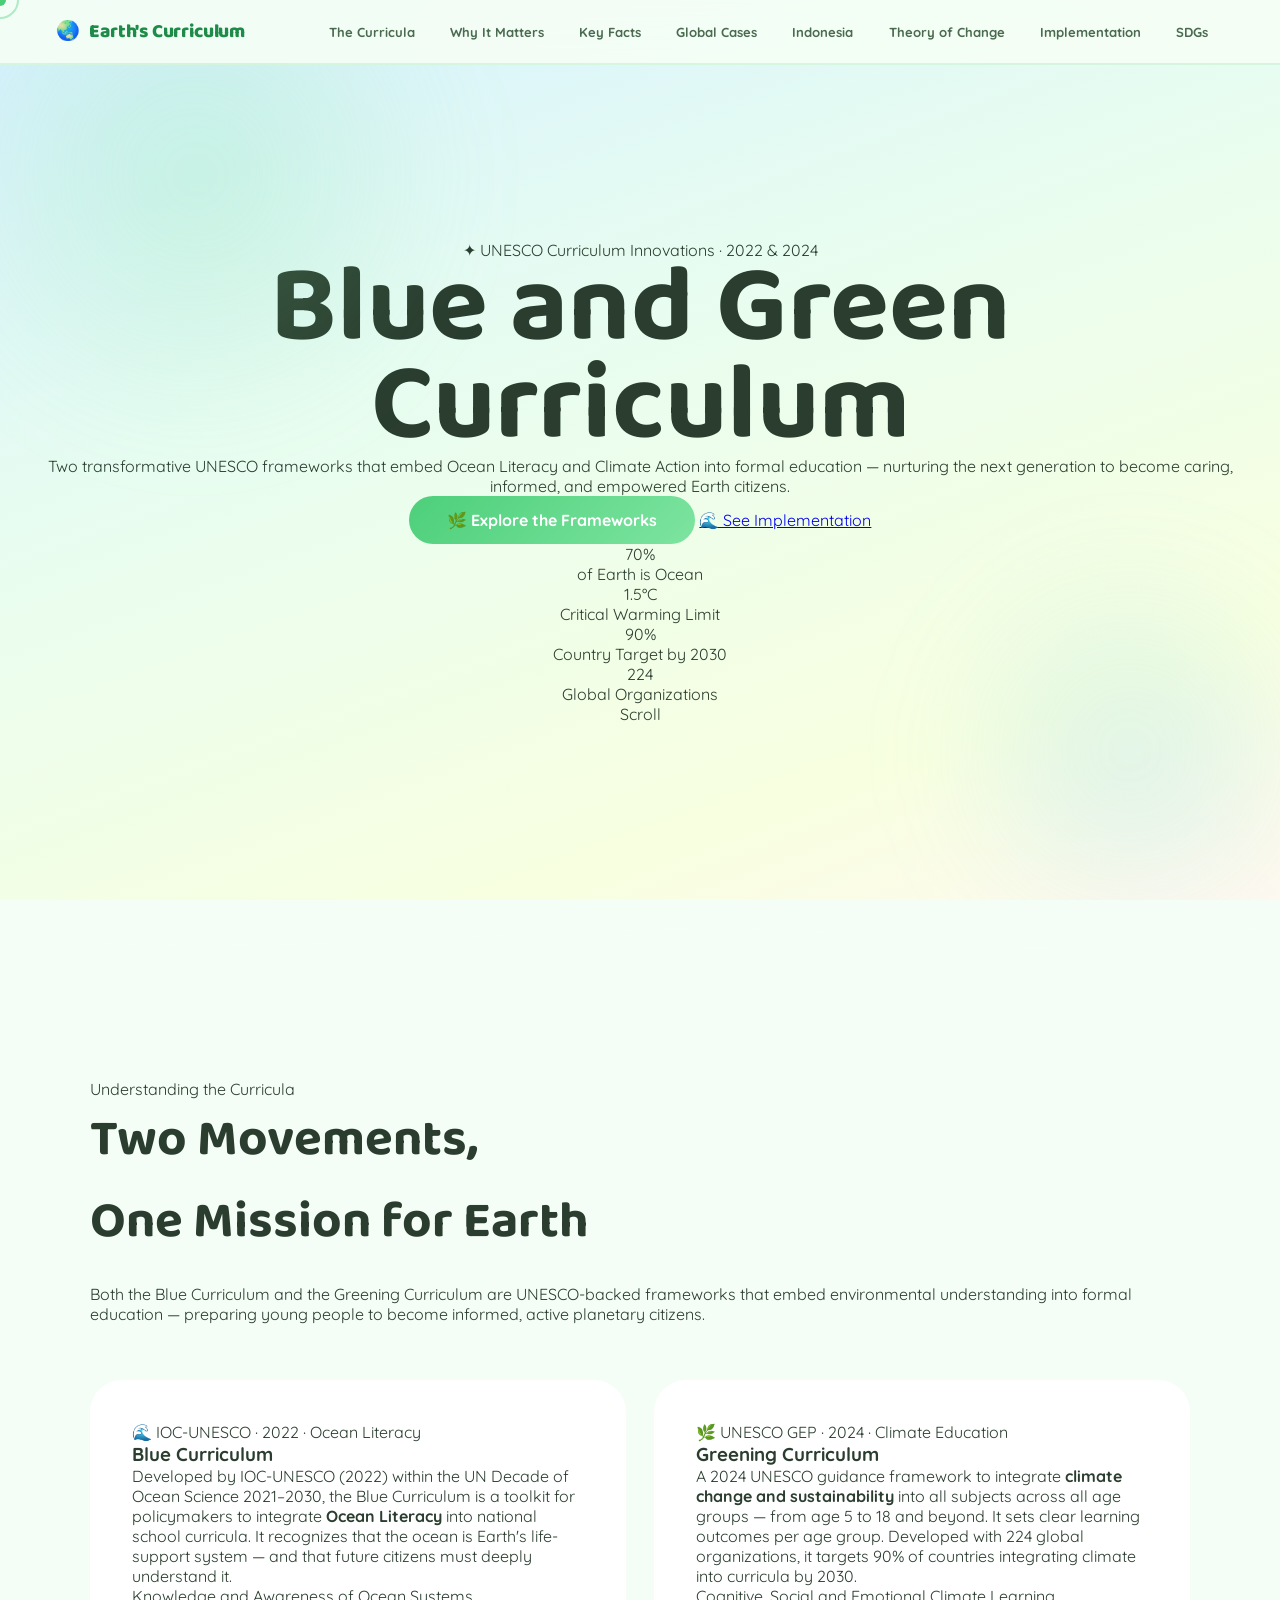
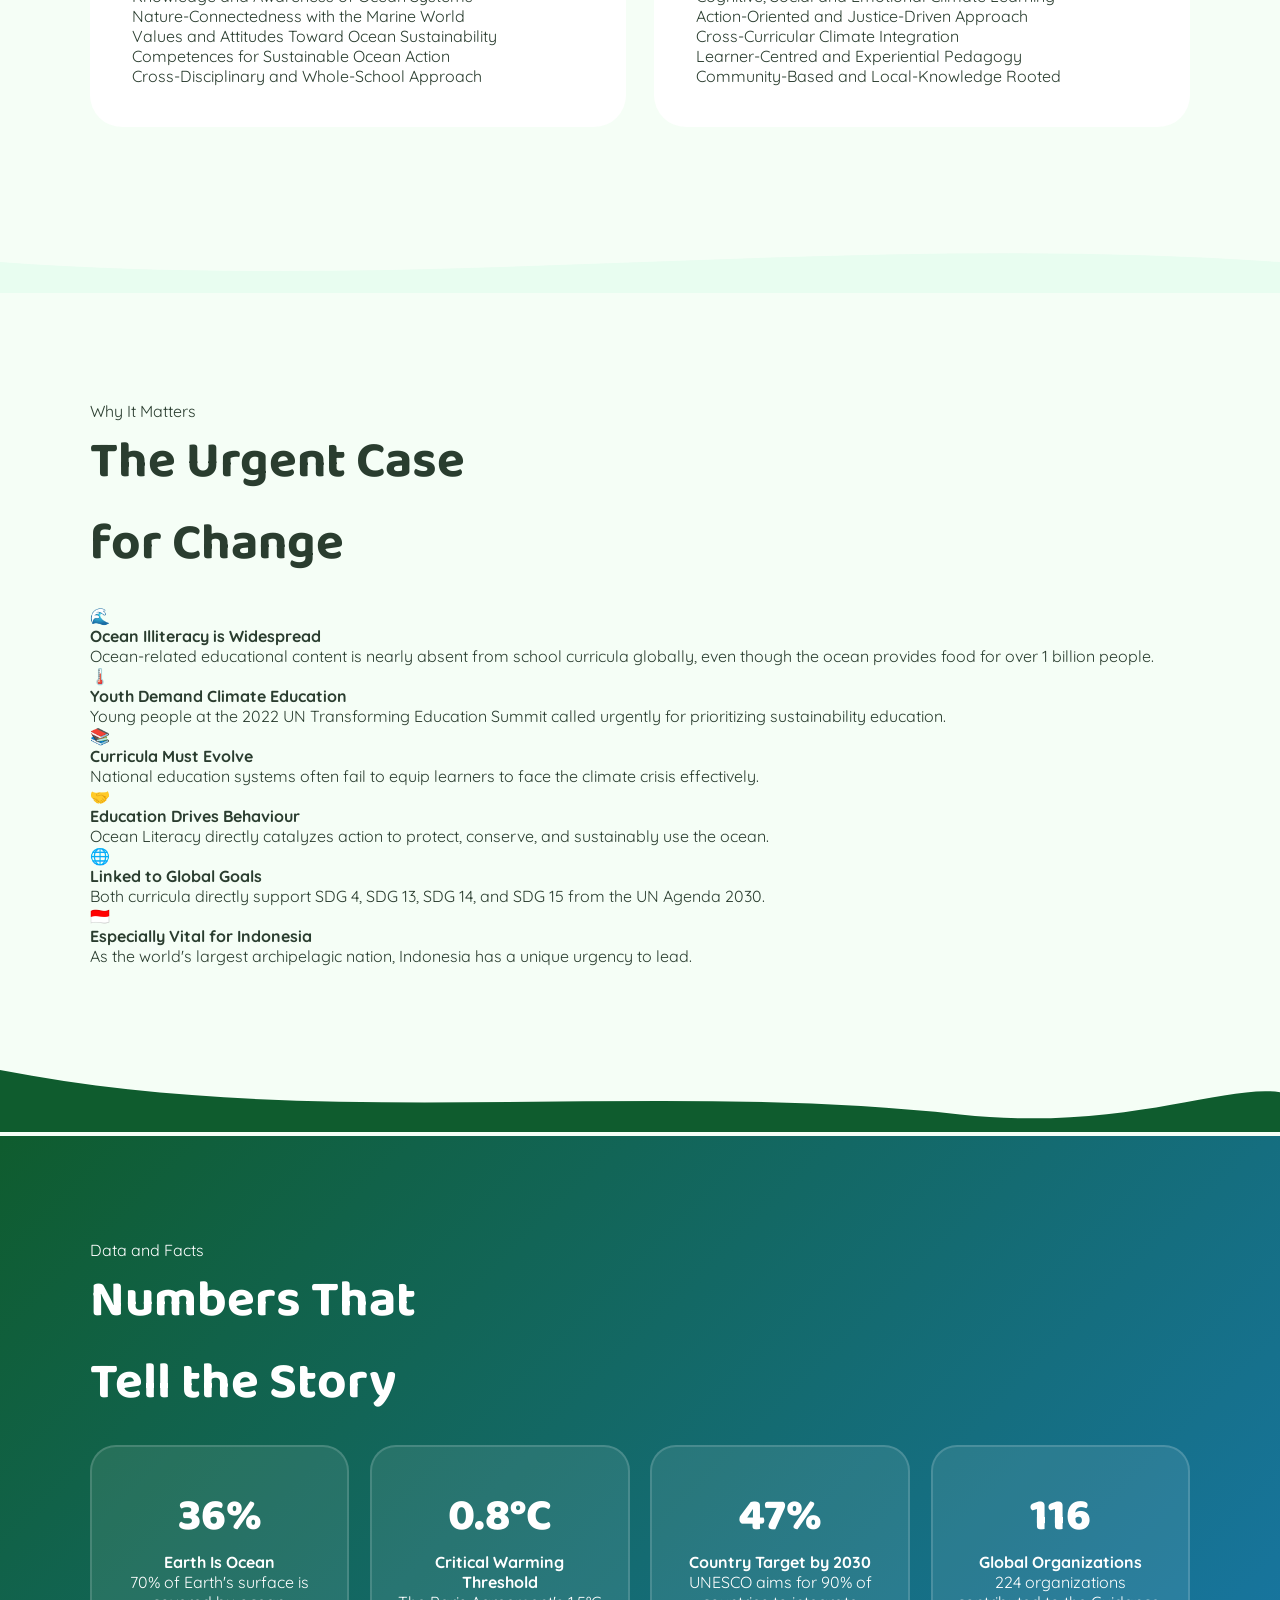
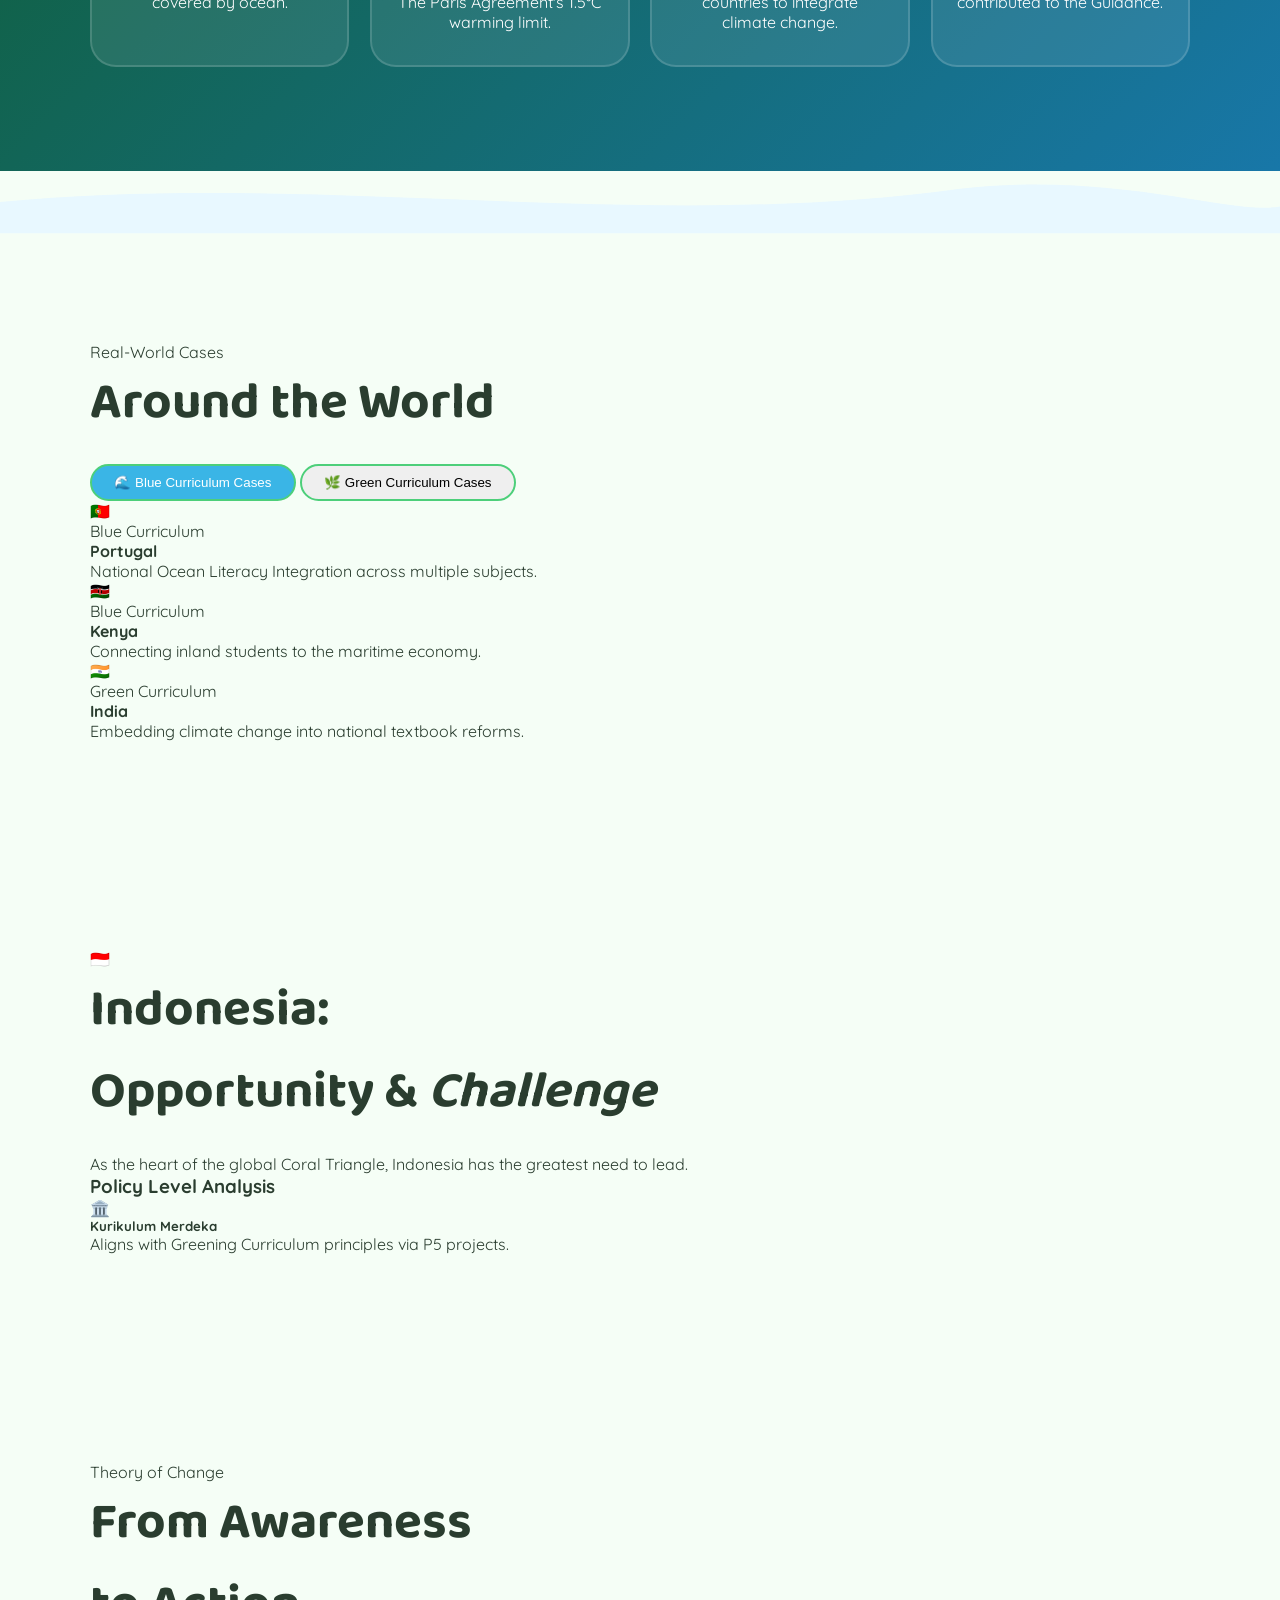
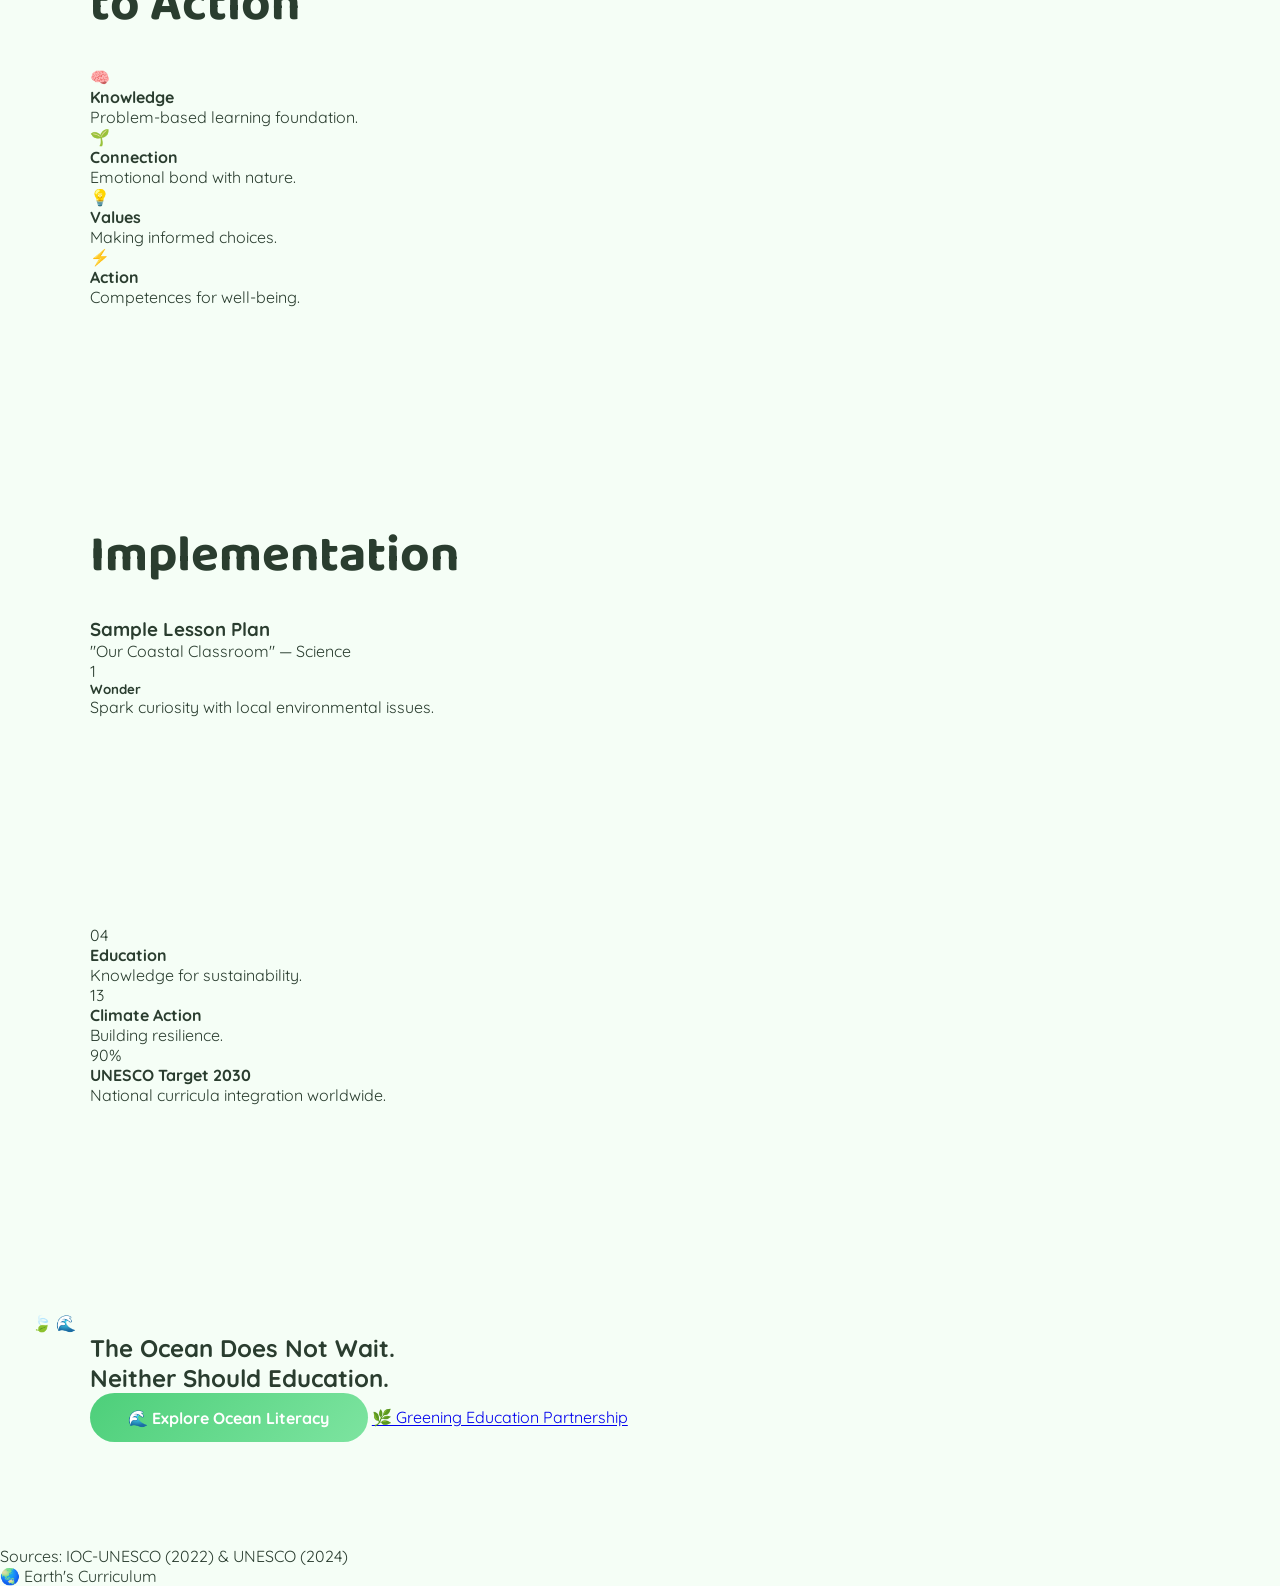
<file: gemini-code-1777653761259.html>
<!DOCTYPE html>
<html lang="en">
<head>
    <meta charset="UTF-8">
    <meta name="viewport" content="width=device-width, initial-scale=1.0">
    <title>Earth's Curriculum — Blue & Green Education</title>
    <link href="https://fonts.googleapis.com/css2?family=Nunito:ital,wght@0,400;0,600;0,700;0,800;0,900;1,700&family=Baloo+2:wght@400;600;700;800&family=Quicksand:wght@400;500;600;700&display=swap" rel="stylesheet">
    <link rel="stylesheet" href="style.css">
</head>
<body>

<div class="prog" id="prog"></div>
<div class="cursor" id="cur"></div>
<div class="cursor-ring" id="curR"></div>

<nav>
  <a href="#hero" class="nav-logo"><span class="logo-icon">🌏</span> Earth's Curriculum</a>
  <div class="nav-links">
    <a href="#what">The Curricula</a>
    <a href="#why">Why It Matters</a>
    <a href="#data">Key Facts</a>
    <a href="#cases">Global Cases</a>
    <a href="#indonesia">Indonesia</a>
    <a href="#toc">Theory of Change</a>
    <a href="#implement">Implementation</a>
    <a href="#sdg">SDGs</a>
  </div>
</nav>

<section class="hero" id="hero">
  <div class="hero-bg">
    <div class="hblob hb1"></div>
    <div class="hblob hb2"></div>
    <div class="hblob hb3"></div>
    <div class="hblob hb4"></div>
  </div>
  <div id="sparkleContainer"></div>

  <div class="hero-content">
    <div class="hero-badge"><span class="badge-star">✦</span> UNESCO Curriculum Innovations · 2022 &amp; 2024</div>
    <h1 class="hero-title">
      <span class="t-blue">Blue</span>
      <span class="t-and">and</span>
      <span class="t-green">Green</span>
      Curriculum
    </h1>
    <p class="hero-sub">Two transformative UNESCO frameworks that embed Ocean Literacy and Climate Action into formal education — nurturing the next generation to become caring, informed, and empowered Earth citizens.</p>
    <div class="hero-cta">
      <a href="#what" class="btn-primary">🌿 Explore the Frameworks</a>
      <a href="#implement" class="btn-secondary">🌊 See Implementation</a>
    </div>
    <div class="hero-stats">
      <div class="hstat"><div class="hstat-num ocean-num">70%</div><div class="hstat-lbl">of Earth is Ocean</div></div>
      <div class="hstat"><div class="hstat-num">1.5°C</div><div class="hstat-lbl">Critical Warming Limit</div></div>
      <div class="hstat"><div class="hstat-num ocean-num">90%</div><div class="hstat-lbl">Country Target by 2030</div></div>
      <div class="hstat"><div class="hstat-num">224</div><div class="hstat-lbl">Global Organizations</div></div>
    </div>
  </div>
  <div class="scroll-hint"><span>Scroll</span><div class="scroll-line"></div></div>
</section>

<div class="wave-div"><svg viewBox="0 0 1440 80" preserveAspectRatio="none" xmlns="http://www.w3.org/2000/svg"><path d="M0,40 C360,80 720,0 1080,50 C1260,70 1380,20 1440,35 L1440,80 L0,80Z" fill="#f5fef6"/></svg></div>

<section id="what">
  <div class="container">
    <span class="sec-tag rev">Understanding the Curricula</span>
    <h2 class="sec-title rev d1">Two Movements,<br>One Mission for Earth</h2>
    <p class="sec-lead rev d2">Both the Blue Curriculum and the Greening Curriculum are UNESCO-backed frameworks that embed environmental understanding into formal education — preparing young people to become informed, active planetary citizens.</p>
    <div class="curr-grid">
      <div class="curr-card blue-card rev-l">
        <div class="card-glow"></div>
        <span class="card-icon">🌊</span>
        <span class="card-tag">IOC-UNESCO · 2022 · Ocean Literacy</span>
        <h3>Blue Curriculum</h3>
        <p>Developed by IOC-UNESCO (2022) within the UN Decade of Ocean Science 2021–2030, the Blue Curriculum is a toolkit for policymakers to integrate <strong>Ocean Literacy</strong> into national school curricula. It recognizes that the ocean is Earth's life-support system — and that future citizens must deeply understand it.</p>
        <div class="pillar-list">
          <div class="pillar-item"><span class="pdot pd-blue"></span>Knowledge and Awareness of Ocean Systems</div>
          <div class="pillar-item"><span class="pdot pd-blue"></span>Nature-Connectedness with the Marine World</div>
          <div class="pillar-item"><span class="pdot pd-blue"></span>Values and Attitudes Toward Ocean Sustainability</div>
          <div class="pillar-item"><span class="pdot pd-blue"></span>Competences for Sustainable Ocean Action</div>
          <div class="pillar-item"><span class="pdot pd-blue"></span>Cross-Disciplinary and Whole-School Approach</div>
        </div>
      </div>
      <div class="curr-card green-card rev-r">
        <div class="card-glow"></div>
        <span class="card-icon">🌿</span>
        <span class="card-tag">UNESCO GEP · 2024 · Climate Education</span>
        <h3>Greening Curriculum</h3>
        <p>A 2024 UNESCO guidance framework to integrate <strong>climate change and sustainability</strong> into all subjects across all age groups — from age 5 to 18 and beyond. It sets clear learning outcomes per age group. Developed with 224 global organizations, it targets 90% of countries integrating climate into curricula by 2030.</p>
        <div class="pillar-list">
          <div class="pillar-item"><span class="pdot pd-green"></span>Cognitive, Social and Emotional Climate Learning</div>
          <div class="pillar-item"><span class="pdot pd-green"></span>Action-Oriented and Justice-Driven Approach</div>
          <div class="pillar-item"><span class="pdot pd-green"></span>Cross-Curricular Climate Integration</div>
          <div class="pillar-item"><span class="pdot pd-green"></span>Learner-Centred and Experiential Pedagogy</div>
          <div class="pillar-item"><span class="pdot pd-green"></span>Community-Based and Local-Knowledge Rooted</div>
        </div>
      </div>
    </div>
  </div>
</section>

<div class="wave-div"><svg viewBox="0 0 1440 70" preserveAspectRatio="none" xmlns="http://www.w3.org/2000/svg"><path d="M0,35 C480,70 960,0 1440,35 L1440,70 L0,70Z" fill="#e8fdf0"/></svg></div>

<section id="why">
  <div class="container">
    <span class="sec-tag rev">Why It Matters</span>
    <h2 class="sec-title rev d1">The Urgent Case<br>for Change</h2>
    <div class="why-grid">
      <div class="why-card rev d1"><div class="why-icon">🌊</div><h4>Ocean Illiteracy is Widespread</h4><p>Ocean-related educational content is nearly absent from school curricula globally, even though the ocean provides food for over 1 billion people.</p></div>
      <div class="why-card rev d2"><div class="why-icon">🌡️</div><h4>Youth Demand Climate Education</h4><p>Young people at the 2022 UN Transforming Education Summit called urgently for prioritizing sustainability education.</p></div>
      <div class="why-card rev d3"><div class="why-icon">📚</div><h4>Curricula Must Evolve</h4><p>National education systems often fail to equip learners to face the climate crisis effectively.</p></div>
      <div class="why-card rev d1"><div class="why-icon">🤝</div><h4>Education Drives Behaviour</h4><p>Ocean Literacy directly catalyzes action to protect, conserve, and sustainably use the ocean.</p></div>
      <div class="why-card rev d2"><div class="why-icon">🌐</div><h4>Linked to Global Goals</h4><p>Both curricula directly support SDG 4, SDG 13, SDG 14, and SDG 15 from the UN Agenda 2030.</p></div>
      <div class="why-card rev d3"><div class="why-icon">🇮🇩</div><h4>Especially Vital for Indonesia</h4><p>As the world's largest archipelagic nation, Indonesia has a unique urgency to lead.</p></div>
    </div>
  </div>
</section>

<div class="wave-div"><svg viewBox="0 0 1440 70" preserveAspectRatio="none" xmlns="http://www.w3.org/2000/svg"><path d="M0,0 C360,70 720,10 1080,50 C1260,70 1380,15 1440,25 L1440,70 L0,70Z" fill="#0f5c2e"/></svg></div>

<section id="data">
  <div class="container" style="position:relative;z-index:1">
    <span class="sec-tag rev">Data and Facts</span>
    <h2 class="sec-title rev d1">Numbers That<br>Tell the Story</h2>
    <div class="data-grid">
      <div class="data-card rev d1">
        <div class="deco-arc"></div>
        <div class="counter" data-target="70" data-suffix="%">0%</div>
        <h4>Earth Is Ocean</h4>
        <p>70% of Earth's surface is covered by ocean.</p>
      </div>
      <div class="data-card rev d2">
        <div class="deco-arc"></div>
        <div class="counter" data-target="1.5" data-suffix="°C">0°C</div>
        <h4>Critical Warming Threshold</h4>
        <p>The Paris Agreement's 1.5°C warming limit.</p>
      </div>
      <div class="data-card rev d3">
        <div class="deco-arc"></div>
        <div class="counter" data-target="90" data-suffix="%">0%</div>
        <h4>Country Target by 2030</h4>
        <p>UNESCO aims for 90% of countries to integrate climate change.</p>
      </div>
      <div class="data-card rev d4">
        <div class="deco-arc"></div>
        <div class="counter" data-target="224" data-suffix="">0</div>
        <h4>Global Organizations</h4>
        <p>224 organizations contributed to the Guidance.</p>
      </div>
    </div>
  </div>
</section>

<div class="wave-div"><svg viewBox="0 0 1440 70" preserveAspectRatio="none" xmlns="http://www.w3.org/2000/svg"><path d="M0,35 C360,0 720,70 1080,20 C1260,0 1380,50 1440,40 L1440,70 L0,70Z" fill="#e8f8ff"/></svg></div>

<section id="cases">
  <div class="container">
    <span class="sec-tag rev">Real-World Cases</span>
    <h2 class="sec-title rev d1">Around the World</h2>
    <div class="tab-row rev d3">
      <button class="tab-btn active-blue" id="tabBlue" onclick="switchCase('blue',this)">🌊 Blue Curriculum Cases</button>
      <button class="tab-btn" id="tabGreen" onclick="switchCase('green',this)">🌿 Green Curriculum Cases</button>
    </div>
    <div class="case-grid active" id="grid-blue">
      <div class="case-card rev d1">
        <div class="case-top"><div class="case-flag">🇵🇹</div><span class="case-type ct-blue">Blue Curriculum</span></div>
        <h4>Portugal</h4>
        <p>National Ocean Literacy Integration across multiple subjects.</p>
      </div>
      <div class="case-card rev d2">
        <div class="case-top"><div class="case-flag">🇰🇪</div><span class="case-type ct-blue">Blue Curriculum</span></div>
        <h4>Kenya</h4>
        <p>Connecting inland students to the maritime economy.</p>
      </div>
    </div>
    <div class="case-grid" id="grid-green">
      <div class="case-card rev d1">
        <div class="case-top"><div class="case-flag">🇮🇳</div><span class="case-type ct-green">Green Curriculum</span></div>
        <h4>India</h4>
        <p>Embedding climate change into national textbook reforms.</p>
      </div>
    </div>
  </div>
</section>

<section id="indonesia">
  <div class="container">
    <div class="indo-layout">
      <div class="indo-left rev-l">
        <span class="big-emoji">🇮🇩</span>
        <h2 class="sec-title">Indonesia:<br>Opportunity &amp; <em>Challenge</em></h2>
        <p>As the heart of the global Coral Triangle, Indonesia has the greatest need to lead.</p>
      </div>
      <div class="indo-cards rev-r">
        <div class="indo-card ic-policy">
          <h3>Policy Level Analysis</h3>
          <div class="indo-item">
            <div class="ii-icon">🏛️</div>
            <div class="ii-body"><h5>Kurikulum Merdeka</h5><p>Aligns with Greening Curriculum principles via P5 projects.</p></div>
          </div>
        </div>
      </div>
    </div>
  </div>
</section>

<section id="toc">
  <div class="container">
    <span class="sec-tag rev">Theory of Change</span>
    <h2 class="sec-title rev d1">From Awareness<br>to Action</h2>
    <div class="toc-grid">
      <div class="toc-connector"></div>
      <div class="toc-item rev d1">
        <div class="toc-orb to1">🧠</div>
        <h4>Knowledge</h4>
        <p>Problem-based learning foundation.</p>
      </div>
      <div class="toc-item rev d2">
        <div class="toc-orb to2">🌱</div>
        <h4>Connection</h4>
        <p>Emotional bond with nature.</p>
      </div>
      <div class="toc-item rev d3">
        <div class="toc-orb to3">💡</div>
        <h4>Values</h4>
        <p>Making informed choices.</p>
      </div>
      <div class="toc-item rev d4">
        <div class="toc-orb to4">⚡</div>
        <h4>Action</h4>
        <p>Competences for well-being.</p>
      </div>
    </div>
  </div>
</section>

<section id="implement">
  <div class="container">
    <h2 class="sec-title rev d1">Implementation</h2>
    <div class="impl-grid">
      <div class="lesson-box rev-l">
        <h3>Sample Lesson Plan</h3>
        <div class="lesson-meta">"Our Coastal Classroom" — Science</div>
        <div class="ls-step">
          <div class="ls-num">1</div>
          <div class="ls-body"><h5>Wonder</h5><p>Spark curiosity with local environmental issues.</p></div>
        </div>
      </div>
    </div>
  </div>
</section>

<section id="sdg">
  <div class="container">
    <div class="sdg-grid">
      <div class="sdg-card sdg-4 rev d1"><div class="sdg-num">04</div><h4>Education</h4><p>Knowledge for sustainability.</p></div>
      <div class="sdg-card sdg-13 rev d2"><div class="sdg-num">13</div><h4>Climate Action</h4><p>Building resilience.</p></div>
    </div>
    <div class="target-box rev">
      <div class="tb-num">90%</div>
      <div class="tb-body">
        <h4>UNESCO Target 2030</h4>
        <p>National curricula integration worldwide.</p>
      </div>
    </div>
  </div>
</section>

<section id="cta">
  <div class="cta-deco">
    <span style="top:5%;left:8%">🍃</span>
    <span style="top:50%;left:48%">🌊</span>
  </div>
  <div class="container">
    <h2 class="cta-title rev">The Ocean Does Not Wait.<br><span>Neither Should Education.</span></h2>
    <div class="cta-btns rev d2">
      <a href="https://oceanliteracy.unesco.org" class="btn-primary" target="_blank">🌊 Explore Ocean Literacy</a>
      <a href="https://www.unesco.org/en/education/greening-education-partnership" class="btn-secondary" target="_blank">🌿 Greening Education Partnership</a>
    </div>
  </div>
</section>

<footer>
  <div class="foot-ref">
    <p>Sources: IOC-UNESCO (2022) & UNESCO (2024)</p>
  </div>
  <div class="foot-brand">
    <div class="foot-logo">🌏 Earth's Curriculum</div>
  </div>
</footer>

<a href="#hero" class="back-top" id="backTop">↑</a>

<script src="script.js"></script>
</body>
</html>
</file>
<file: style.css>
:root{
  --sky:#c8eeff;
  --sky2:#e0f5ff;
  --sky3:#f0faff;
  --leaf:#4dcf7a;
  --leaf2:#7de4a0;
  --leaf3:#a8f0c0;
  --leaf-dark:#1e8c48;
  --ocean:#3ab5e6;
  --ocean2:#76d0f5;
  --ocean-dark:#1877a8;
  --cream:#f5fef6;
  --warm:#fffbe8;
  --yellow:#ffe94a;
  --yellow2:#fff3a3;
  --peach:#ffe5c8;
  --pink:#ffd9ec;
  --purple:#e8d5ff;
  --lilac:#f2ebff;
  --mint:#d8f8e8;
  --text:#2a3d2f;
  --text2:#4a6b50;
  --text3:#7a9e82;
  --white:#ffffff;
  --glow-green:rgba(77,207,122,.35);
  --glow-blue:rgba(58,181,230,.35);
  --card-shadow:0 8px 40px rgba(60,120,70,.1);
  --card-shadow-hover:0 22px 65px rgba(60,120,70,.2);
}

*{margin:0;padding:0;box-sizing:border-box}
html{scroll-behavior:smooth}
body{font-family:'Quicksand',sans-serif;background:var(--cream);color:var(--text);overflow-x:hidden}

/* CURSOR */
.cursor{position:fixed;width:12px;height:12px;background:var(--leaf);border-radius:50%;pointer-events:none;z-index:9999;transform:translate(-50%,-50%);transition:width .2s,height .2s,background .2s;mix-blend-mode:multiply}
.cursor-ring{position:fixed;width:38px;height:38px;border:2px solid rgba(77,207,122,.4);border-radius:50%;pointer-events:none;z-index:9998;transform:translate(-50%,-50%);transition:left .12s ease-out,top .12s ease-out,width .25s,height .25s}
.cursor.hov{width:20px;height:20px;background:var(--ocean)}
.cursor-ring.hov{width:52px;height:52px;border-color:rgba(58,181,230,.5)}

/* PROGRESS BAR */
.prog{position:fixed;top:0;left:0;height:3px;background:linear-gradient(90deg,var(--leaf),var(--ocean),var(--yellow));z-index:200;width:0%;border-radius:0 2px 2px 0}

/* NAV */
nav{position:fixed;top:0;left:0;right:0;z-index:100;padding:1rem 3.5rem;display:flex;justify-content:space-between;align-items:center;background:rgba(245,254,246,.9);backdrop-filter:blur(20px);border-bottom:2px solid rgba(77,207,122,.18);transition:all .3s}
.nav-logo{font-family:'Baloo 2',cursive;font-size:1.2rem;color:var(--leaf-dark);font-weight:800;display:flex;align-items:center;gap:.6rem;text-decoration:none;letter-spacing:-.01em}
.nav-links{display:flex;gap:.2rem;align-items:center}
.nav-links a{color:var(--text2);text-decoration:none;font-size:.82rem;font-weight:700;padding:.45rem 1rem;border-radius:20px;transition:all .25s}

/* HERO */
.hero{min-height:100vh;background:linear-gradient(160deg,#d4f0ff 0%,#e8fdf0 40%,#f8ffe0 80%,#fff9f0 100%);display:flex;flex-direction:column;justify-content:center;align-items:center;text-align:center;padding:9rem 2rem 5rem;position:relative;overflow:hidden}
.hblob{position:absolute;border-radius:60% 40% 70% 30% / 40% 60% 30% 70%;filter:blur(45px);animation:blobMorph 12s ease-in-out infinite}
.hb1{width:550px;height:550px;background:radial-gradient(circle,rgba(125,228,160,.25),transparent 70%);top:-100px;left:-80px}
.hb2{width:420px;height:420px;background:radial-gradient(circle,rgba(118,208,245,.22),transparent 70%);bottom:-60px;right:-60px}

@keyframes blobMorph{0%,100%{border-radius:60% 40% 70% 30% / 40% 60% 30% 70%;transform:translate(0,0) scale(1)}33%{border-radius:40% 60% 30% 70% / 60% 30% 70% 40%;transform:translate(15px,-20px) scale(1.06)}}

.sparkle{position:absolute;pointer-events:none;animation:sparkleFly linear infinite;opacity:0}
@keyframes sparkleFly{0%{transform:translateY(110vh) scale(0);opacity:0}100%{transform:translateY(-10vh) scale(1.1);opacity:0}}

.hero-title{font-family:'Baloo 2',cursive;font-size:clamp(3.2rem,8.5vw,8rem);line-height:.9}
.btn-primary{background:linear-gradient(135deg,var(--leaf),var(--leaf2));color:#fff;padding:.9rem 2.4rem;border-radius:25px;text-decoration:none;font-weight:800;display:inline-block}

/* SECTIONS */
section{padding:6.5rem 2rem;position:relative}
.container{max-width:1100px;margin:0 auto}
.sec-title{font-family:'Baloo 2',cursive;font-size:clamp(2rem,4.5vw,3.2rem);margin-bottom:1.3rem}

.rev{opacity:0;transform:translateY(35px);transition:all .75s ease}
.rev.on{opacity:1;transform:translateY(0)}

.curr-grid{display:grid;grid-template-columns:1fr 1fr;gap:1.8rem;margin-top:3.5rem}
.curr-card{border-radius:32px;padding:2.6rem;position:relative;overflow:hidden;background:white}

/* Tambahkan sisa CSS dari file asli di sini... */
.data-grid{display:grid;grid-template-columns:repeat(4,1fr);gap:1.3rem}
.data-card{background:rgba(255,255,255,.09);border:2px solid rgba(255,255,255,.15);border-radius:26px;padding:2.1rem 1.5rem;text-align:center}
.counter{font-family:'Baloo 2',cursive;font-size:2.8rem;font-weight:800;color:white}

#data{background:linear-gradient(135deg,#0f5c2e 0%,#1877a8 100%);color:white}
.tab-btn{padding:.55rem 1.4rem;cursor:pointer;border-radius:20px;border:2px solid var(--leaf)}
.active-blue{background:var(--ocean);color:white}

.back-top{position:fixed;bottom:2rem;right:2rem;width:48px;height:48px;background:var(--leaf);border-radius:50%;color:white;display:none;align-items:center;justify-content:center;text-decoration:none}
.back-top.show{display:flex}

@media(max-width:768px){
  .curr-grid,.data-grid{grid-template-columns:1fr}
}
</file>
